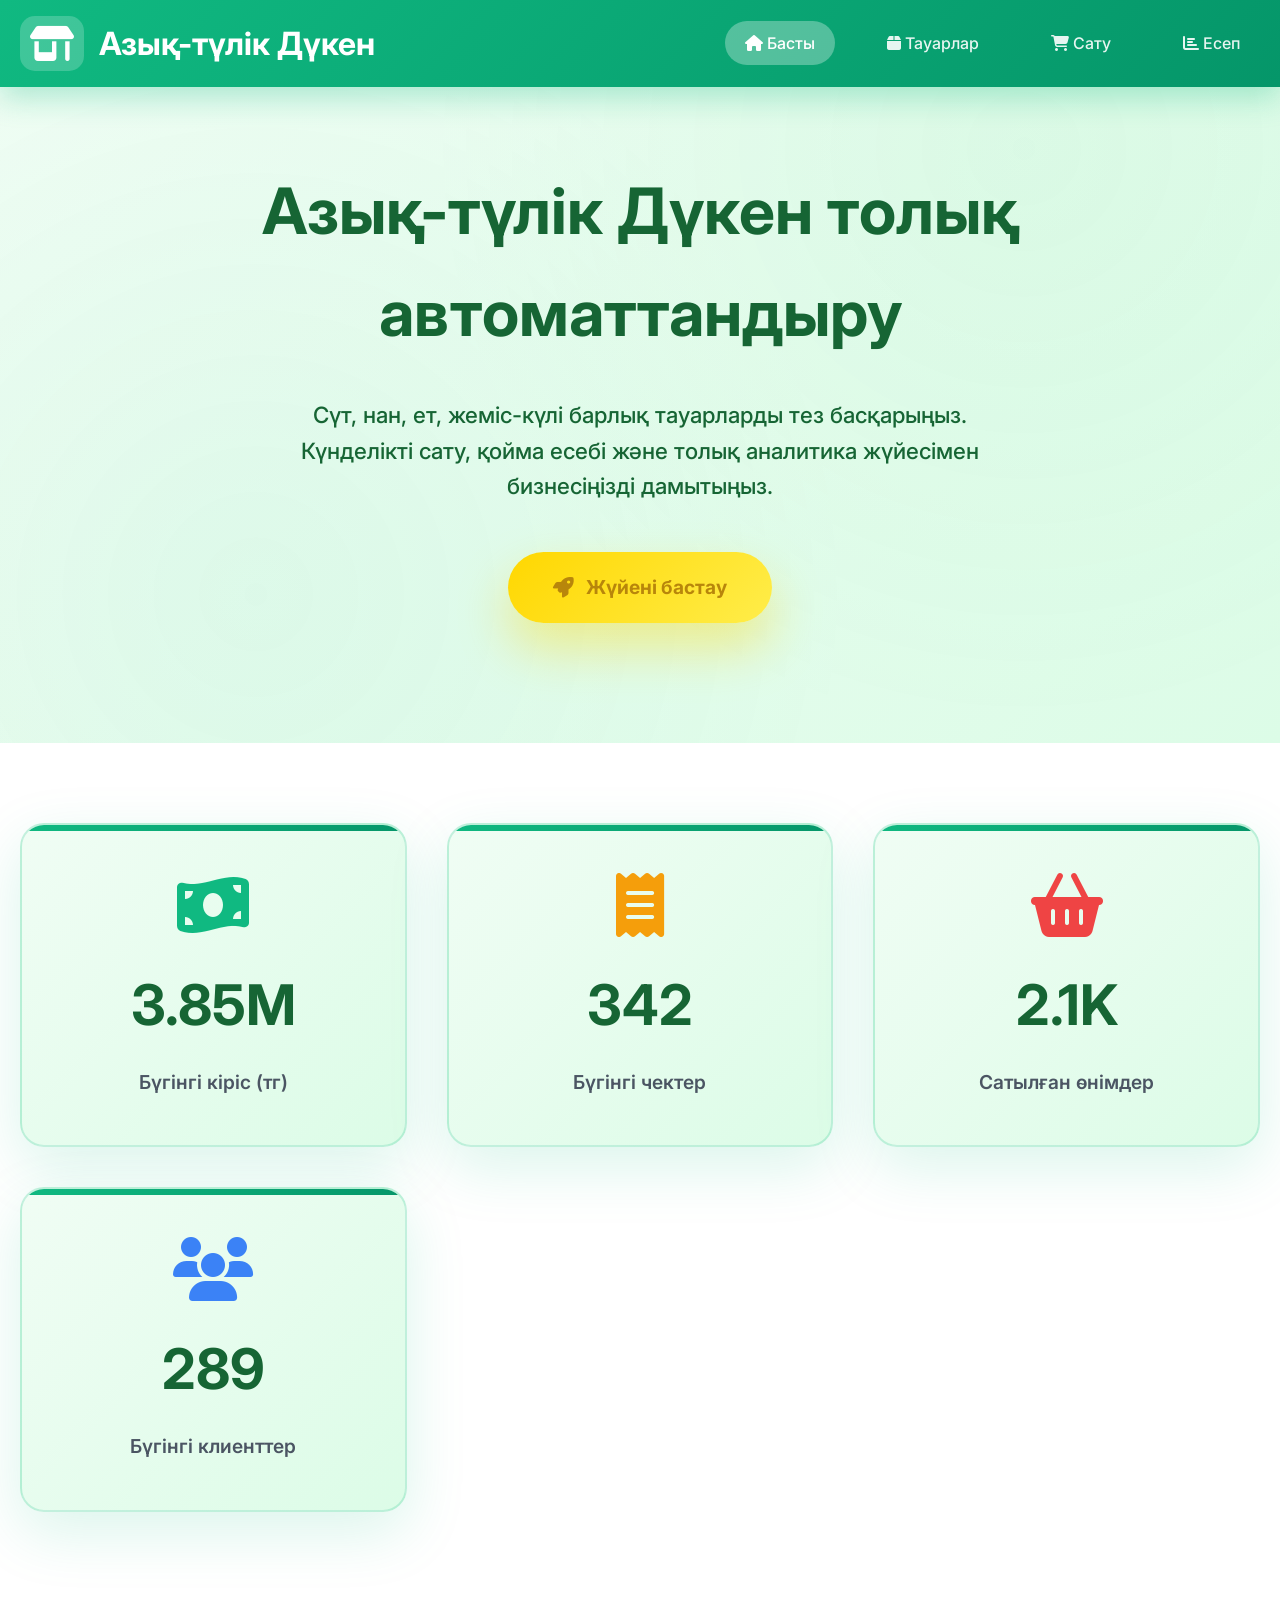
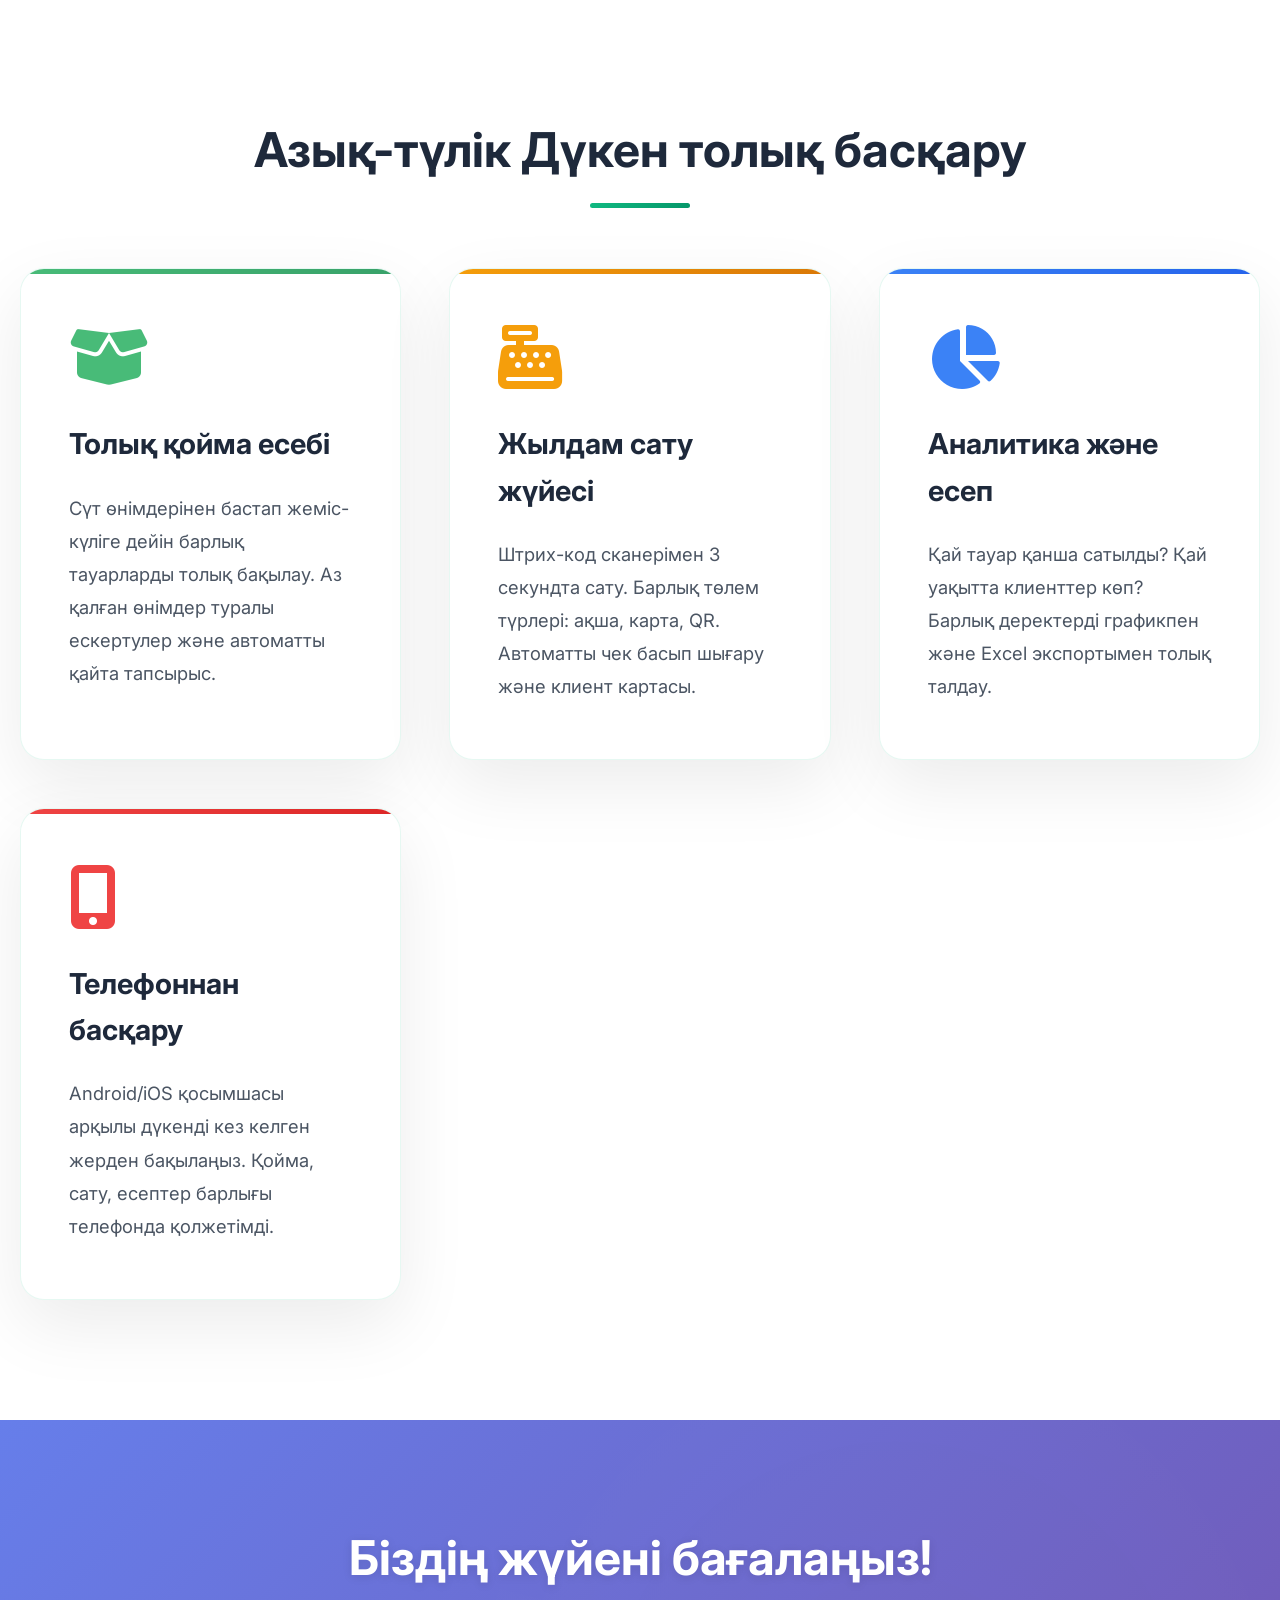
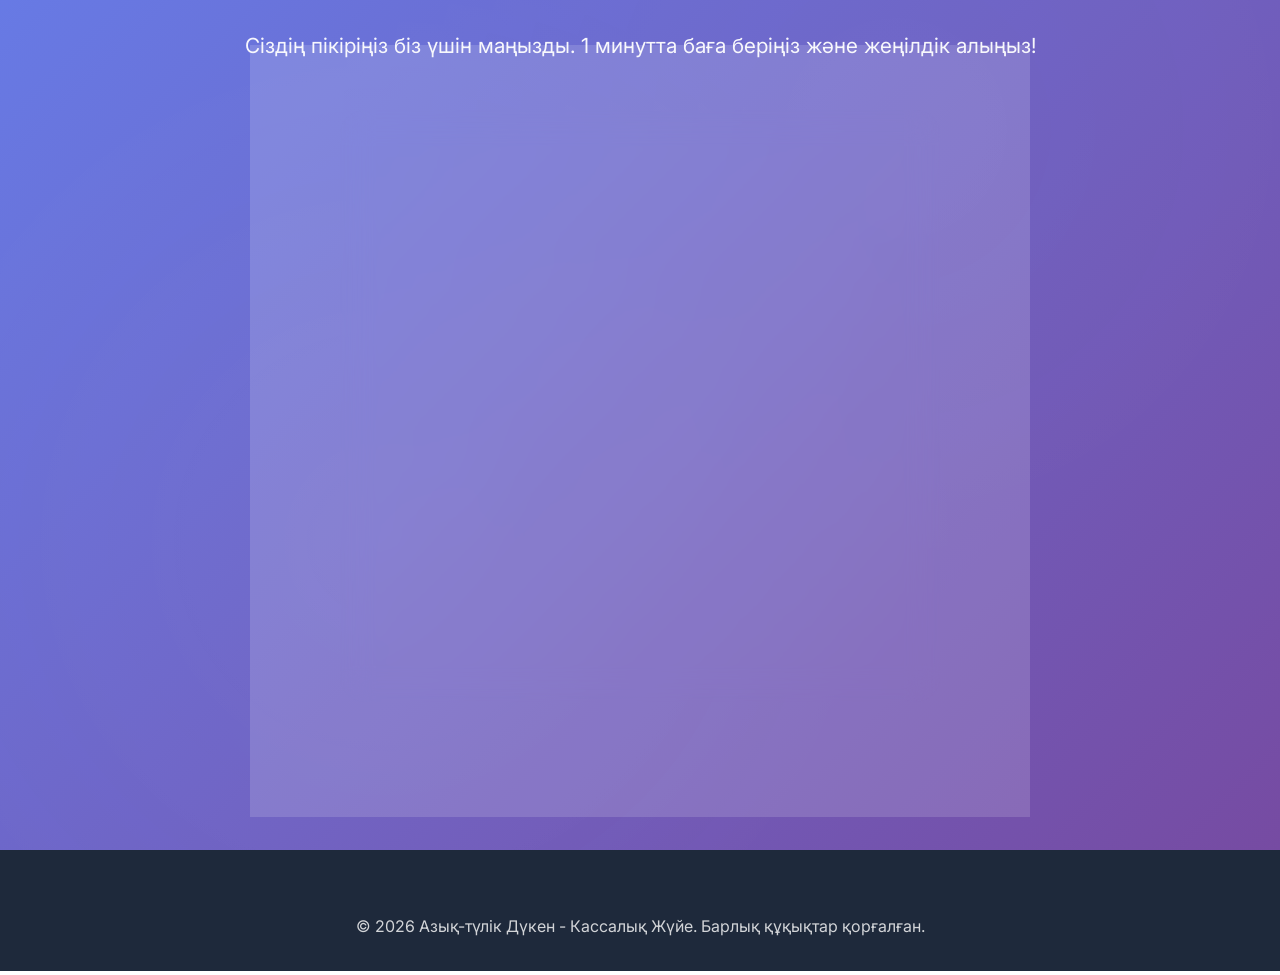
<file: index.html>
<!DOCTYPE html>
<html lang="kk">
<head>
    <meta charset="UTF-8">
    <meta name="viewport" content="width=device-width, initial-scale=1.0">
    <title>Азық-түлік Дүкен - Кассалық Жүйе</title>
    <link href="https://fonts.googleapis.com/css2?family=Poppins:wght@300;400;600;700&family=Inter:wght@300;400;500;600;700&display=swap" rel="stylesheet">
    <link rel="stylesheet" href="https://cdnjs.cloudflare.com/ajax/libs/font-awesome/6.4.0/css/all.min.css">
    <style>
        * {
            margin: 0;
            padding: 0;
            box-sizing: border-box;
        }

        body {
            font-family: 'Inter', 'Poppins', sans-serif;
            line-height: 1.6;
            color: #2d3748;
            overflow-x: hidden;
            background: linear-gradient(135deg, #f8fafc 0%, #e2e8f0 100%);
        }

        .container {
            max-width: 1400px;
            margin: 0 auto;
            padding: 0 20px;
        }

        /* Header */
        header {
            background: linear-gradient(135deg, #10b981 0%, #059669 100%);
            box-shadow: 0 10px 30px rgba(16, 185, 129, 0.3);
            position: fixed;
            width: 100%;
            top: 0;
            z-index: 1000;
            backdrop-filter: blur(10px);
        }

        header .container {
            display: flex;
            justify-content: space-between;
            align-items: center;
            padding: 1rem 20px;
        }

        header h1 {
            color: white;
            font-size: 2rem;
            font-weight: 700;
            display: flex;
            align-items: center;
            gap: 15px;
        }

        header h1 i {
            font-size: 2.2rem;
            background: rgba(255,255,255,0.2);
            padding: 10px;
            border-radius: 15px;
        }

        nav ul {
            display: flex;
            list-style: none;
            gap: 2rem;
        }

        nav a {
            color: rgba(255,255,255,0.9);
            text-decoration: none;
            font-weight: 500;
            transition: all 0.3s ease;
            padding: 12px 20px;
            border-radius: 25px;
        }

        nav a:hover, nav a.active {
            color: white;
            background: rgba(255,255,255,0.3);
            transform: translateY(-2px);
        }

        /* Hero Section */
        .hero {
            padding: 160px 0 120px;
            text-align: center;
            position: relative;
            overflow: hidden;
            background: linear-gradient(135deg, #f0fdf4 0%, #dcfce7 100%);
        }

        .hero::before {
            content: '';
            position: absolute;
            top: 0;
            left: 0;
            right: 0;
            bottom: 0;
            background: 
                radial-gradient(circle at 20% 80%, rgba(16,185,129,0.1) 0%, transparent 50%),
                radial-gradient(circle at 80% 20%, rgba(34,197,94,0.1) 0%, transparent 50%);
            opacity: 0.5;
        }

        .hero .container {
            position: relative;
            z-index: 2;
        }

        .hero h2 {
            font-size: 4rem;
            font-weight: 700;
            color: #166534;
            margin-bottom: 2rem;
            position: relative;
        }

        .hero p {
            font-size: 1.4rem;
            color: #166534;
            margin-bottom: 3rem;
            max-width: 700px;
            margin-left: auto;
            margin-right: auto;
            font-weight: 500;
        }

        /* Stats Cards */
        .stats-section {
            padding: 80px 0;
            background: white;
        }

        .stats-grid {
            display: grid;
            grid-template-columns: repeat(auto-fit, minmax(320px, 1fr));
            gap: 2.5rem;
        }

        .stat-card {
            background: linear-gradient(135deg, #f0fdf4 0%, #dcfce7 100%);
            padding: 3rem 2.5rem;
            border-radius: 24px;
            text-align: center;
            box-shadow: 0 20px 60px rgba(16,185,129,0.15);
            border: 2px solid rgba(16,185,129,0.2);
            transition: all 0.4s ease;
            position: relative;
            overflow: hidden;
        }

        .stat-card::before {
            content: '';
            position: absolute;
            top: 0;
            left: 0;
            right: 0;
            height: 6px;
            background: linear-gradient(135deg, #10b981, #059669);
        }

        .stat-card:hover {
            transform: translateY(-15px);
            box-shadow: 0 35px 80px rgba(16,185,129,0.25);
        }

        .stat-icon {
            font-size: 4rem;
            margin-bottom: 1.5rem;
            display: block;
        }

        .stat-card:nth-child(1) .stat-icon { color: #10b981; }
        .stat-card:nth-child(2) .stat-icon { color: #f59e0b; }
        .stat-card:nth-child(3) .stat-icon { color: #ef4444; }
        .stat-card:nth-child(4) .stat-icon { color: #3b82f6; }

        .stat-value {
            font-size: 3.5rem;
            font-weight: 700;
            color: #166534;
            margin-bottom: 1rem;
        }

        .stat-label {
            color: #4b5563;
            font-size: 1.2rem;
            font-weight: 600;
        }

        /* Features */
        .features {
            padding: 120px 0;
            background: white;
        }

        .features h3 {
            text-align: center;
            font-size: 3rem;
            font-weight: 700;
            color: #1e293b;
            margin-bottom: 5rem;
            position: relative;
        }

        .features h3::after {
            content: '';
            position: absolute;
            bottom: -20px;
            left: 50%;
            transform: translateX(-50%);
            width: 100px;
            height: 5px;
            background: linear-gradient(135deg, #10b981, #059669);
            border-radius: 3px;
        }

        .cards {
            display: grid;
            grid-template-columns: repeat(auto-fit, minmax(380px, 1fr));
            gap: 3rem;
        }

        .card {
            background: white;
            padding: 3.5rem 3rem;
            border-radius: 24px;
            box-shadow: 0 25px 70px rgba(0,0,0,0.08);
            border: 1px solid rgba(16,185,129,0.1);
            transition: all 0.4s ease;
            position: relative;
            overflow: hidden;
            height: 100%;
        }

        .card::before {
            content: '';
            position: absolute;
            top: 0;
            left: 0;
            right: 0;
            height: 5px;
            background: linear-gradient(135deg, #10b981, #059669);
        }

        .card:nth-child(1)::before { background: linear-gradient(135deg, #48bb78, #38a169); }
        .card:nth-child(2)::before { background: linear-gradient(135deg, #f59e0b, #d97706); }
        .card:nth-child(3)::before { background: linear-gradient(135deg, #3b82f6, #2563eb); }
        .card:nth-child(4)::before { background: linear-gradient(135deg, #ef4444, #dc2626); }

        .card:hover {
            transform: translateY(-20px);
            box-shadow: 0 40px 90px rgba(0,0,0,0.15);
        }

        .card i {
            font-size: 4rem;
            margin-bottom: 2rem;
            display: block;
        }

        .card:nth-child(1) i { color: #48bb78; }
        .card:nth-child(2) i { color: #f59e0b; }
        .card:nth-child(3) i { color: #3b82f6; }
        .card:nth-child(4) i { color: #ef4444; }

        .card h4 {
            font-size: 1.8rem;
            font-weight: 700;
            color: #1e293b;
            margin-bottom: 1.5rem;
        }

        .card p {
            color: #4b5563;
            font-size: 1.15rem;
            line-height: 1.8;
        }

        /* Жаңа CTA Section - Бағалау формасы */
        .cta {
            padding: 100px 0;
            background: linear-gradient(135deg, #667eea 0%, #764ba2 100%);
            color: white;
            text-align: center;
            position: relative;
            overflow: hidden;
        }

        .cta::before {
            content: '';
            position: absolute;
            top: 0;
            left: 0;
            right: 0;
            bottom: 0;
            background: 
                radial-gradient(circle at 30% 70%, rgba(255,255,255,0.1) 0%, transparent 50%),
                radial-gradient(circle at 70% 30%, rgba(255,255,255,0.05) 0%, transparent 50%);
            opacity: 0.3;
        }

        .cta .container {
            position: relative;
            z-index: 2;
        }

        .cta h3 {
            font-size: 3rem;
            font-weight: 700;
            margin-bottom: 2rem;
            text-shadow: 0 2px 10px rgba(0,0,0,0.1);
        }

        .cta p {
            font-size: 1.3rem;
            margin-bottom: 3rem;
            opacity: 0.95;
        }

        /* Бағалау формасы */
        .pricing-form {
            background: rgba(255,255,255,0.15);
            backdrop-filter: blur(15px);
            border-radius: 25px;
            padding: 3rem;
            max-width: 600px;
            margin: 0 auto 3rem;
            border: 1px solid rgba(255,255,255,0.2);
            box-shadow: 0 25px 60px rgba(0,0,0,0.2);
        }

        .form-group {
            margin-bottom: 2rem;
            text-align: left;
        }

        .form-group label {
            display: block;
            font-size: 1.1rem;
            font-weight: 600;
            margin-bottom: 0.8rem;
            color: #f8fafc;
        }

        .form-group input,
        .form-group select,
        .form-group textarea {
            width: 100%;
            padding: 15px 20px;
            border: none;
            border-radius: 15px;
            background: rgba(255,255,255,0.9);
            font-size: 1rem;
            font-weight: 500;
            transition: all 0.3s ease;
            box-shadow: 0 5px 20px rgba(0,0,0,0.1);
        }

        .form-group input:focus,
        .form-group select:focus,
        .form-group textarea:focus {
            outline: none;
            background: white;
            transform: translateY(-2px);
            box-shadow: 0 10px 30px rgba(0,0,0,0.15);
        }

        .form-row {
            display: grid;
            grid-template-columns: 1fr 1fr;
            gap: 1.5rem;
        }

        .rating-group {
            display: flex;
            gap: 0.5rem;
            justify-content: center;
            margin: 1rem 0;
        }

        .rating-star {
            font-size: 2rem;
            color: #fbbf24;
            cursor: pointer;
            transition: all 0.2s ease;
        }

        .rating-star:hover,
        .rating-star.active {
            color: #f59e0b;
            transform: scale(1.2);
        }

        .btn {
            display: inline-flex;
            align-items: center;
            gap: 12px;
            background: linear-gradient(135deg, #ffd700, #ffed4a);
            color: #b8860b;
            padding: 20px 45px;
            font-size: 1.2rem;
            font-weight: 700;
            text-decoration: none;
            border-radius: 50px;
            box-shadow: 0 25px 50px rgba(255,215,0,0.4);
            transition: all 0.3s ease;
            position: relative;
            overflow: hidden;
            border: none;
            cursor: pointer;
        }

        .btn:hover {
            transform: translateY(-5px);
            box-shadow: 0 35px 60px rgba(255,215,0,0.5);
            color: #b8860b;
        }

        .btn i {
            font-size: 1.3rem;
        }

        /* Footer */
        footer {
            background: #1e293b;
            color: white;
            text-align: center;
            padding: 4rem 0 2rem;
        }

        footer p {
            opacity: 0.8;
            font-size: 1rem;
        }

        /* Responsive */
        @media (max-width: 768px) {
            header .container {
                flex-direction: column;
                gap: 1.5rem;
                padding: 1rem;
            }

            nav ul {
                gap: 1rem;
                flex-wrap: wrap;
                justify-content: center;
            }

            .hero h2 {
                font-size: 2.8rem;
            }

            .hero p {
                font-size: 1.2rem;
            }

            .stats-grid, .cards {
                grid-template-columns: 1fr;
                gap: 2rem;
            }

            .features, .cta {
                padding: 80px 0;
            }

            .form-row {
                grid-template-columns: 1fr;
            }

            .pricing-form {
                padding: 2rem;
                margin: 0 1rem 2rem;
            }
        }

        /* Animations */
        @keyframes fadeInUp {
            from {
                opacity: 0;
                transform: translateY(40px);
            }
            to {
                opacity: 1;
                transform: translateY(0);
            }
        }

        .stat-card, .card, .pricing-form {
            animation: fadeInUp 0.7s ease forwards;
            opacity: 0;
        }

        .stat-card:nth-child(1), .card:nth-child(1) { animation-delay: 0.1s; }
        .stat-card:nth-child(2), .card:nth-child(2) { animation-delay: 0.2s; }
        .stat-card:nth-child(3), .card:nth-child(3) { animation-delay: 0.3s; }
        .stat-card:nth-child(4), .card:nth-child(4) { animation-delay: 0.4s; }
        .pricing-form { animation-delay: 0.5s; }
    </style>
</head>
<body>
    <header>
        <div class="container">
            <h1><i class="fas fa-store-alt"></i>Азық-түлік Дүкен</h1>
            <nav>
                <ul>
                    <li><a href="index.html" class="active"><i class="fas fa-home"></i> Басты</a></li>
                    <li><a href="products.html"><i class="fas fa-box"></i> Тауарлар</a></li>
                    <li><a href="sales.html"><i class="fas fa-shopping-cart"></i> Сату</a></li>
                    <li><a href="report.html"><i class="fas fa-chart-bar"></i> Есеп</a></li>
                </ul>
            </nav>
        </div>
    </header>

    <section class="hero">
        <div class="container">
            <h2>Азық-түлік Дүкен толық автоматтандыру</h2>
            <p>Сүт, нан, ет, жеміс-күлі барлық тауарларды тез басқарыңыз. Күнделікті сату, қойма есебі және толық аналитика жүйесімен бизнесіңізді дамытыңыз.</p>
            <a href="products.html" class="btn">
                <i class="fas fa-rocket"></i>
                Жүйені бастау
            </a>
        </div>
    </section>

    <!-- Статистика бөлімі -->
    <section class="stats-section">
        <div class="container">
            <div class="stats-grid">
                <div class="stat-card">
                    <i class="fas fa-money-bill-wave stat-icon"></i>
                    <div class="stat-value">3.85M</div>
                    <div class="stat-label">Бүгінгі кіріс (тг)</div>
                </div>
                <div class="stat-card">
                    <i class="fas fa-receipt stat-icon"></i>
                    <div class="stat-value">342</div>
                    <div class="stat-label">Бүгінгі чектер</div>
                </div>
                <div class="stat-card">
                    <i class="fas fa-shopping-basket stat-icon"></i>
                    <div class="stat-value">2.1K</div>
                    <div class="stat-label">Сатылған өнімдер</div>
                </div>
                <div class="stat-card">
                    <i class="fas fa-users stat-icon"></i>
                    <div class="stat-value">289</div>
                    <div class="stat-label">Бүгінгі клиенттер</div>
                </div>
            </div>
        </div>
    </section>

    <section class="features">
        <div class="container">
            <h3>Азық-түлік Дүкен толық басқару</h3>
            <div class="cards">
                <div class="card">
                    <i class="fas fa-box-open"></i>
                    <h4>Толық қойма есебі</h4>
                    <p>Сүт өнімдерінен бастап жеміс-күліге дейін барлық тауарларды толық бақылау. Аз қалған өнімдер туралы ескертулер және автоматты қайта тапсырыс.</p>
                </div>
                <div class="card">
                    <i class="fas fa-cash-register"></i>
                    <h4>Жылдам сату жүйесі</h4>
                    <p>Штрих-код сканерімен 3 секундта сату. Барлық төлем түрлері: ақша, карта, QR. Автоматты чек басып шығару және клиент картасы.</p>
                </div>
                <div class="card">
                    <i class="fas fa-chart-pie"></i>
                    <h4>Аналитика және есеп</h4>
                    <p>Қай тауар қанша сатылды? Қай уақытта клиенттер көп? Барлық деректерді графикпен және Excel экспортымен толық талдау.</p>
                </div>
                <div class="card">
                    <i class="fas fa-mobile-alt"></i>
                    <h4>Телефоннан басқару</h4>
                    <p>Android/iOS қосымшасы арқылы дүкенді кез келген жерден бақылаңыз. Қойма, сату, есептер барлығы телефонда қолжетімді.</p>
                </div>
            </div>
        </div>
    </section>

    <!-- Жаңа Бағалау CTA Section -->
    <section class="cta">
        <div class="container">
            <h3>Біздің жүйені бағалаңыз!</h3>
            <p>Сіздің пікіріңіз біз үшін маңызды. 1 минутта баға беріңіз және жеңілдік алыңыз!</p>
            
            <div class="pricing-form">
                <form>
                    <div class="form-row">
                        <div class="form-group">
                            <label>Атыңыз</label>
                            <input type="text" placeholder="Аты-жөніңізді енгізіңіз" required>
                        </div>
                        <div class="form-group">
                            <label>Телефон</label>
                            <input type="tel" placeholder="+7 (XXX) XXX-XX-XX" required>
                        </div>
                    </div>
                    
                    <div class="form-group">
                        <label>Жүйені бағаңыз (1-5)</label>
                        <div class="rating-group">
                            <span class="rating-star" data-rating="1">★</span>
                            <span class="rating-star" data-rating="2">★</span>
                            <span class="rating-star" data-rating="3">★</span>
                            <span class="rating-star" data-rating="4">★</span>
                            <span class="rating-star" data-rating="5">★</span>
                        </div>
                    </div>
                    
                    <div class="form-group">
                        <label>Пікіріңіз</label>
                        <textarea rows="4" placeholder="Не ұнады? Не жақсартсақ болады?"></textarea>
                    </div>
                    
                    <button type="submit" class="btn">
                        <i class="fas fa-star"></i>
                        Бағалау және жеңілдік алу
                    </button>
                </form>
            </div>
        </div>
    </section>

    <footer>
        <div class="container">
            <p>©️ 2026 Азық-түлік Дүкен - Кассалық Жүйе. Барлық құқықтар қорғалған.</p>
        </div>
    </footer>

    <script>
        // Жұлдызша рейтинг функционалдығы
        document.querySelectorAll('.rating-star').forEach(star => {
            star.addEventListener('click', function() {
                const rating = this.dataset.rating;
                const stars = document.querySelectorAll('.rating-star');
                
                stars.forEach((s, index) => {
                    if (index < rating) {
                        s.classList.add('active');
                    } else {
                        s.classList.remove('active');
                    }
                });
            });
        });

        // Hover эффекті
        document.querySelectorAll('.rating-star').forEach(star => {
            star.addEventListener('mouseenter', function() {
                const rating = this.dataset.rating;
                const stars = document.querySelectorAll('.rating-star');
                
                stars.forEach((s, index) => {
                    if (index < rating) {
                        s.style.color = '#f59e0b';
                        s.style.transform = 'scale(1.2)';
                    }
                });
            });

            document.addEventListener('mouseleave', function() {
                const activeStars = document.querySelectorAll('.rating-star.active');
                document.querySelectorAll('.rating-star').forEach(star => {
                    star.style.color = '#fbbf24';
                    star.style.transform = 'scale(1)';
                });
            });
        });
    </script>
</body>
</html>
</file>
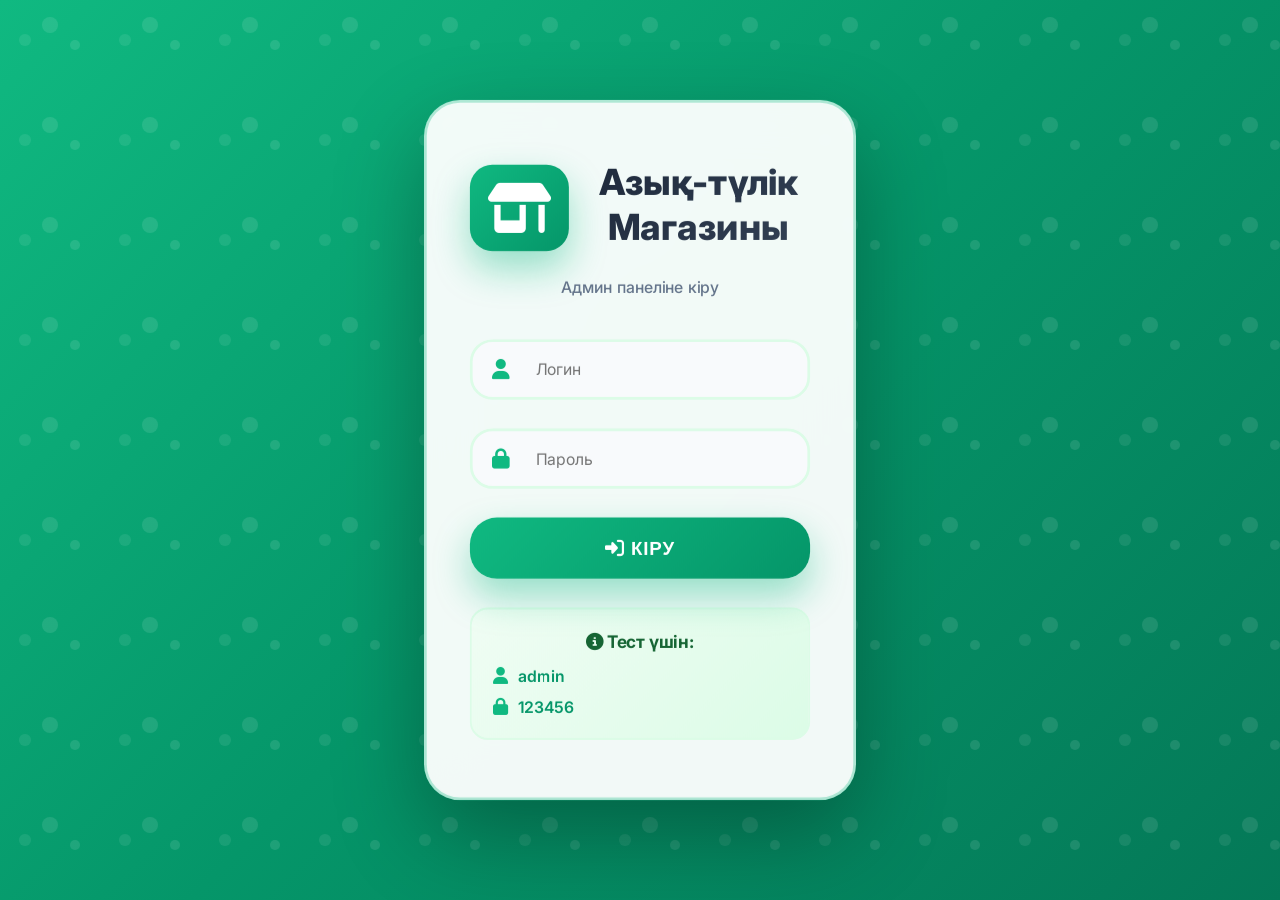
<file: login.html>
<!DOCTYPE html>
<html lang="kk">
<head>
    <meta charset="UTF-8">
    <meta name="viewport" content="width=device-width, initial-scale=1.0">
    <title>Кіру | Азық-түлік Магазины</title>
    <link href="https://fonts.googleapis.com/css2?family=Poppins:wght@300;400;600;700&family=Inter:wght@300;400;500;600;700&display=swap" rel="stylesheet">
    <link rel="stylesheet" href="https://cdnjs.cloudflare.com/ajax/libs/font-awesome/6.4.0/css/all.min.css">
    <style>
        * {
            margin: 0;
            padding: 0;
            box-sizing: border-box;
        }

        body {
            font-family: 'Inter', 'Poppins', sans-serif;
            background: linear-gradient(135deg, #10b981 0%, #059669 50%, #047857 100%);
            min-height: 100vh;
            display: flex;
            align-items: center;
            justify-content: center;
            position: relative;
            overflow: hidden;
        }

        body::before {
            content: '';
            position: absolute;
            top: 0;
            left: 0;
            right: 0;
            bottom: 0;
            background: url('[data-uri]') repeat;
            animation: floatFood 20s linear infinite;
            z-index: 1;
        }

        @keyframes floatFood {
            0%, 100% { transform: translateY(0px); }
            50% { transform: translateY(-20px); }
        }

        .login-container {
            background: rgba(255, 255, 255, 0.95);
            backdrop-filter: blur(30px);
            padding: 4rem 3rem;
            border-radius: 40px;
            box-shadow: 0 40px 100px rgba(0,0,0,0.3);
            border: 3px solid rgba(16, 185, 129, 0.3);
            width: 100%;
            max-width: 480px;
            position: relative;
            z-index: 10;
            animation: slideIn 0.8s ease-out;
            transform: scale(0.9);
        }

        @keyframes slideIn {
            from { opacity: 0; transform: translateY(50px) scale(0.9); }
            to { opacity: 1; transform: translateY(0) scale(1); }
        }

        .login-header {
            text-align: center;
            margin-bottom: 3rem;
        }

        .login-logo {
            display: flex;
            align-items: center;
            justify-content: center;
            gap: 20px;
            margin-bottom: 1.5rem;
        }

        .login-logo i {
            font-size: 3.5rem;
            background: linear-gradient(135deg, #10b981, #059669);
            padding: 20px;
            border-radius: 25px;
            color: white;
            box-shadow: 0 20px 40px rgba(16, 185, 129, 0.4);
        }

        .login-title {
            font-size: 2.5rem;
            font-weight: 800;
            background: linear-gradient(135deg, #1e293b, #334155);
            -webkit-background-clip: text;
            -webkit-text-fill-color: transparent;
            background-clip: text;
            margin-bottom: 0.5rem;
        }

        .login-subtitle {
            color: #64748b;
            font-size: 1.1rem;
            font-weight: 500;
        }

        .form-group {
            position: relative;
            margin-bottom: 2rem;
        }

        .form-input {
            width: 100%;
            padding: 20px 25px 20px 70px;
            border: 3px solid #dcfce7;
            border-radius: 25px;
            font-size: 1.1rem;
            background: #f8fafc;
            transition: all 0.4s ease;
            font-family: 'Inter', sans-serif;
        }

        .form-input:focus {
            outline: none;
            border-color: #10b981;
            box-shadow: 0 0 0 5px rgba(16, 185, 129, 0.15);
            background: white;
            transform: translateY(-3px);
        }

        .form-icon {
            position: absolute;
            left: 25px;
            top: 50%;
            transform: translateY(-50%);
            color: #10b981;
            font-size: 1.4rem;
            z-index: 2;
        }

        .login-btn {
            width: 100%;
            padding: 22px;
            background: linear-gradient(135deg, #10b981 0%, #059669 100%);
            color: white;
            border: none;
            border-radius: 30px;
            font-size: 1.3rem;
            font-weight: 700;
            cursor: pointer;
            transition: all 0.4s ease;
            box-shadow: 0 20px 40px rgba(16, 185, 129, 0.4);
            position: relative;
            overflow: hidden;
            text-transform: uppercase;
            letter-spacing: 1px;
        }

        .login-btn::before {
            content: '';
            position: absolute;
            top: 0;
            left: -100%;
            width: 100%;
            height: 100%;
            background: linear-gradient(90deg, transparent, rgba(255,255,255,0.3), transparent);
            transition: left 0.6s;
        }

        .login-btn:hover::before {
            left: 100%;
        }

        .login-btn:hover {
            transform: translateY(-8px) scale(1.05);
            box-shadow: 0 30px 60px rgba(16, 185, 129, 0.6);
        }

        .login-btn:active {
            transform: translateY(-4px) scale(1.02);
        }

        .demo-info {
            text-align: center;
            margin-top: 2rem;
            padding: 1.5rem;
            background: linear-gradient(135deg, #f0fdf4, #dcfce7);
            border-radius: 20px;
            border: 2px solid #dcfce7;
        }

        .demo-info h4 {
            color: #166534;
            font-size: 1.2rem;
            margin-bottom: 1rem;
            font-weight: 700;
        }

        .demo-credentials {
            display: flex;
            flex-direction: column;
            gap: 0.8rem;
            font-size: 1.1rem;
        }

        .demo-item {
            display: flex;
            align-items: center;
            gap: 10px;
            color: #059669;
            font-weight: 600;
        }

        .demo-item i {
            color: #10b981;
            font-size: 1.2rem;
        }

        .error-message {
            background: linear-gradient(135deg, #fef2f2, #fee2e2);
            color: #dc2626;
            padding: 1rem 1.5rem;
            border-radius: 15px;
            border-left: 5px solid #ef4444;
            margin-bottom: 1.5rem;
            display: none;
            animation: shake 0.5s ease-in-out;
        }

        @keyframes shake {
            0%, 100% { transform: translateX(0); }
            25% { transform: translateX(-10px); }
            75% { transform: translateX(10px); }
        }

        .success-overlay {
            position: fixed;
            top: 0;
            left: 0;
            right: 0;
            bottom: 0;
            background: rgba(16, 185, 129, 0.95);
            backdrop-filter: blur(20px);
            display: none;
            align-items: center;
            justify-content: center;
            z-index: 10000;
            flex-direction: column;
            text-align: center;
            color: white;
            animation: fadeIn 0.5s ease;
        }

        @keyframes fadeIn {
            from { opacity: 0; }
            to { opacity: 1; }
        }

        .success-content {
            background: rgba(255,255,255,0.2);
            backdrop-filter: blur(20px);
            padding: 4rem 3rem;
            border-radius: 30px;
            border: 2px solid rgba(255,255,255,0.3);
            transform: scale(0.8);
            animation: successPop 0.6s ease forwards;
        }

        @keyframes successPop {
            to { transform: scale(1); }
        }

        .success-icon {
            font-size: 6rem;
            margin-bottom: 2rem;
            filter: drop-shadow(0 10px 20px rgba(0,0,0,0.3));
        }

        .success-title {
            font-size: 2.8rem;
            font-weight: 800;
            margin-bottom: 1rem;
            text-shadow: 0 4px 20px rgba(0,0,0,0.3);
        }

        .success-text {
            font-size: 1.3rem;
            margin-bottom: 3rem;
        }

        .go-to-shop {
            background: white;
            color: #10b981;
            padding: 18px 40px;
            border: none;
            border-radius: 30px;
            font-size: 1.2rem;
            font-weight: 700;
            cursor: pointer;
            transition: all 0.3s ease;
            text-decoration: none;
            box-shadow: 0 15px 35px rgba(0,0,0,0.2);
        }

        .go-to-shop:hover {
            transform: translateY(-5px) scale(1.05);
            box-shadow: 0 25px 50px rgba(0,0,0,0.3);
        }

        @media (max-width: 480px) {
            .login-container {
                margin: 1rem;
                padding: 2.5rem 2rem;
            }
            
            .login-title {
                font-size: 2rem;
            }
            
            .login-logo i {
                font-size: 2.8rem;
            }
        }
    </style>
</head>
<body>
    <!-- Сәтті кіру экраны -->
    <div class="success-overlay" id="successOverlay">
        <div class="success-content">
            <div class="success-icon">
                <i class="fas fa-check-circle"></i>
            </div>
            <div class="success-title">Сәтті кіру! ✅</div>
            <div class="success-text">Дамуыңызға қош келдіңіз, администратор!</div>
            <a href="products.html" class="go-to-shop">
                <i class="fas fa-store"></i> Тауарларға өту
            </a>
        </div>
    </div>

    <!-- Негізгі логин формасы -->
    <div class="login-container">
        <div class="error-message" id="errorMessage">
            <i class="fas fa-exclamation-triangle"></i>
            Логин немесе пароль қате!
        </div>
        
        <div class="login-header">
            <div class="login-logo">
                <i class="fas fa-store-alt"></i>
                <h1 class="login-title">Азық-түлік Магазины</h1>
            </div>
            <p class="login-subtitle">Админ панеліне кіру</p>
        </div>

        <form id="loginForm">
            <div class="form-group">
                <i class="fas fa-user form-icon"></i>
                <input type="text" class="form-input" id="username" placeholder="Логин" required>
            </div>
            
            <div class="form-group">
                <i class="fas fa-lock form-icon"></i>
                <input type="password" class="form-input" id="password" placeholder="Пароль" required>
            </div>
            
            <button type="submit" class="login-btn">
                <i class="fas fa-sign-in-alt"></i>
                Кіру
            </button>
        </form>

        <!-- Демо мәліметтері -->
        <div class="demo-info">
            <h4><i class="fas fa-info-circle"></i> Тест үшін:</h4>
            <div class="demo-credentials">
                <div class="demo-item">
                    <i class="fas fa-user"></i>
                    <span>admin</span>
                </div>
                <div class="demo-item">
                    <i class="fas fa-lock"></i>
                    <span>123456</span>
                </div>
            </div>
        </div>
    </div>

    <script>
        document.getElementById('loginForm').addEventListener('submit', function(e) {
            e.preventDefault();
            
            const username = document.getElementById('username').value;
            const password = document.getElementById('password').value;
            const errorMessage = document.getElementById('errorMessage');
            const successOverlay = document.getElementById('successOverlay');
            
            // Демо логиндер
            const validLogins = {
                'admin': '123456',
                'Админ': 'admin123',
                'manager': 'manager2026'
            };
            
            if (validLogins[username] && validLogins[username] === password) {
                // Сәтті кіру
                document.body.style.overflow = 'hidden';
                successOverlay.style.display = 'flex';
                
                // 3 секундтан кейін products.html-ге бағыттау
                setTimeout(() => {
                    window.location.href = 'products.html';
                }, 2500);
                
            } else {
                // Қате логин
                errorMessage.style.display = 'block';
                setTimeout(() => {
                    errorMessage.style.display = 'none';
                }, 4000);
                
                // Шығарылған тербеліспен
                document.getElementById('loginForm').style.animation = 'shake 0.5s ease-in-out';
                setTimeout(() => {
                    document.getElementById('loginForm').style.animation = '';
                }, 500);
            }
        });

        // Enter басқанда кіру
        document.addEventListener('keypress', function(e) {
            if (e.key === 'Enter') {
                document.getElementById('loginForm').dispatchEvent(new Event('submit'));
            }
        });

        // Input фокус кезінде қате жасыру
        document.querySelectorAll('.form-input').forEach(input => {
            input.addEventListener('focus', () => {
                document.getElementById('errorMessage').style.display = 'none';
            });
        });
    </script>
</body>
</html>
</file>
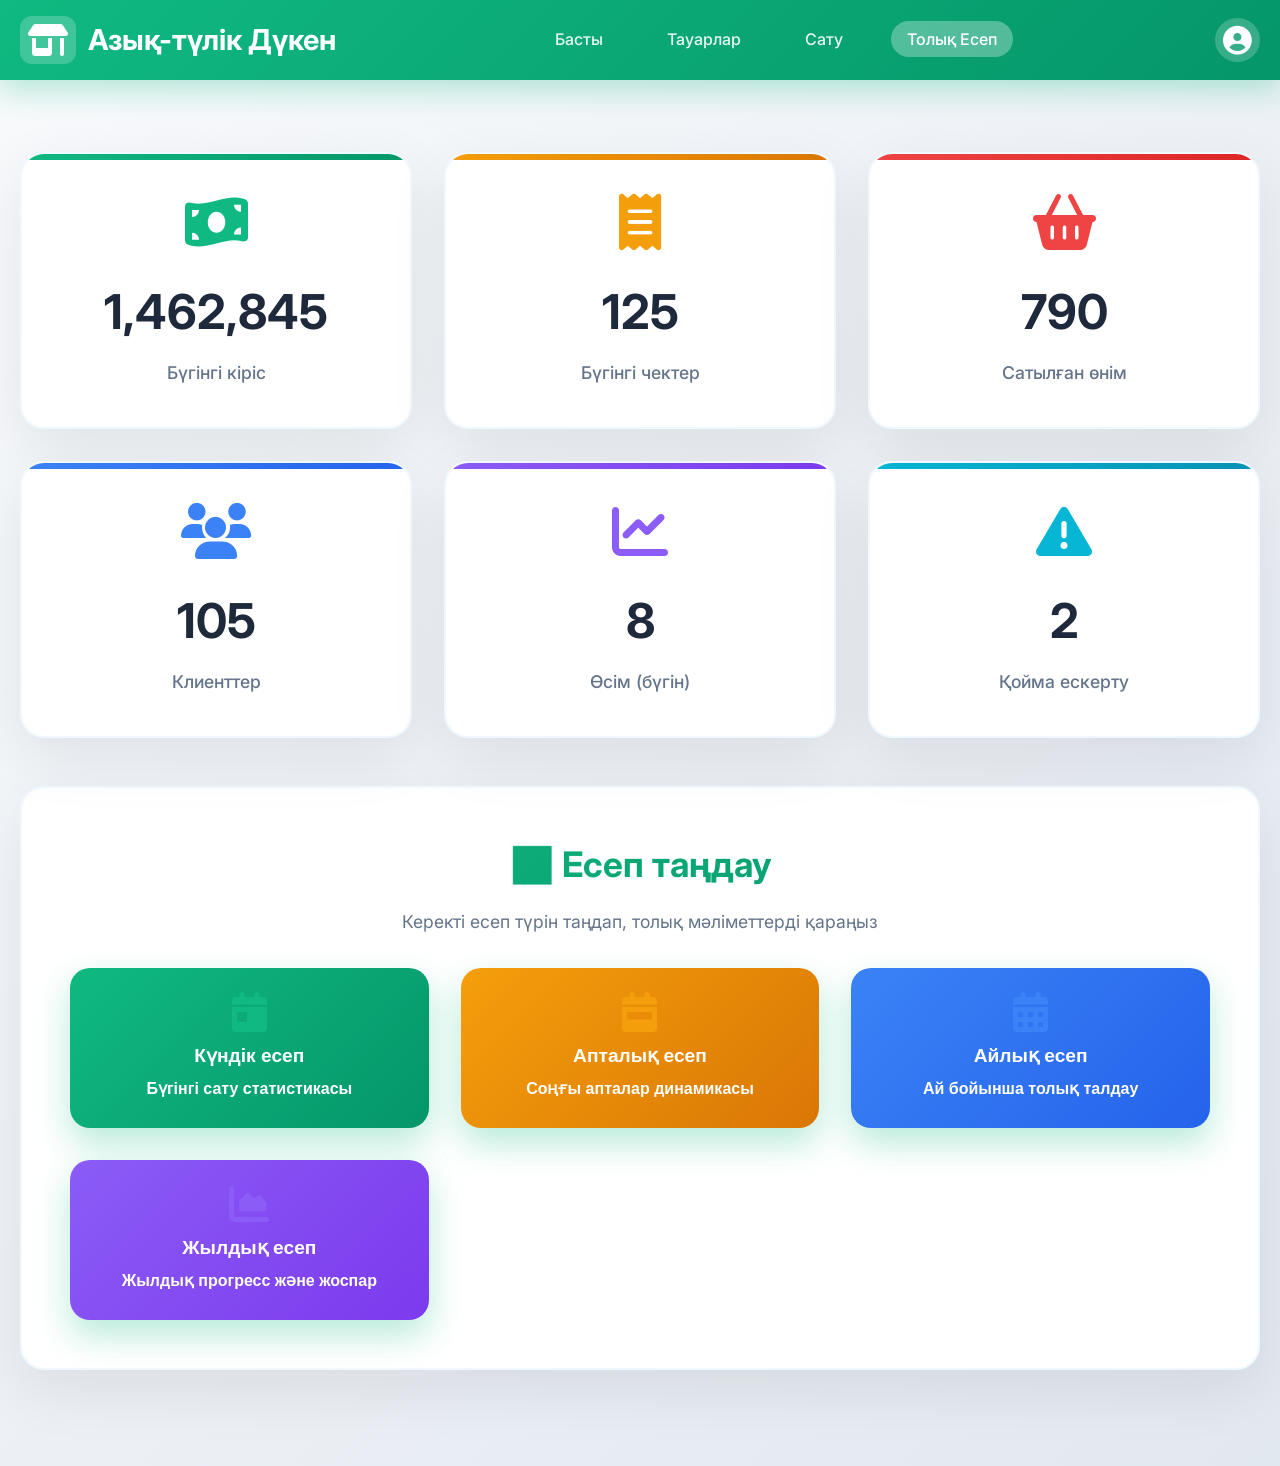
<file: report.html>
<!DOCTYPE html>
<html lang="kk">
<head>
    <meta charset="UTF-8">
    <meta name="viewport" content="width=device-width, initial-scale=1.0">
    <title>Толық Есеп | Азық-түлік ДҮКЕН - Кассалық Жүйе</title>
    <link href="https://fonts.googleapis.com/css2?family=Poppins:wght@300;400;600;700&family=Inter:wght@300;400;500;600;700&display=swap" rel="stylesheet">
    <link rel="stylesheet" href="https://cdnjs.cloudflare.com/ajax/libs/font-awesome/6.4.0/css/all.min.css">
    <style>
        /* Барлық стильдер сақталды - өзгертпедім */
        * {
            margin: 0;
            padding: 0;
            box-sizing: border-box;
        }

        body {
            font-family: 'Inter', 'Poppins', sans-serif;
            line-height: 1.6;
            color: #2d3748;
            background: linear-gradient(135deg, #f8fafc 0%, #e2e8f0 100%);
            overflow-x: hidden;
        }

        .container {
            max-width: 1400px;
            margin: 0 auto;
            padding: 0 20px;
        }

        header {
            background: linear-gradient(135deg, #10b981 0%, #059669 100%);
            box-shadow: 0 10px 30px rgba(16, 185, 129, 0.3);
            position: fixed;
            width: 100%;
            top: 0;
            z-index: 1000;
            backdrop-filter: blur(10px);
        }

        header .container {
            display: flex;
            justify-content: space-between;
            align-items: center;
            padding: 1rem 20px;
        }

        header h1 {
            color: white;
            font-size: 1.8rem;
            font-weight: 700;
            display: flex;
            align-items: center;
            gap: 12px;
        }

        header h1 i {
            font-size: 2rem;
            background: rgba(255,255,255,0.2);
            padding: 8px;
            border-radius: 12px;
        }

        nav ul {
            display: flex;
            list-style: none;
            gap: 2rem;
        }

        nav a {
            color: rgba(255,255,255,0.9);
            text-decoration: none;
            font-weight: 500;
            transition: all 0.3s ease;
            padding: 8px 16px;
            border-radius: 25px;
        }

        nav a:hover, nav a.active {
            color: white;
            background: rgba(255,255,255,0.3);
            transform: translateY(-2px);
        }

        .user-profile {
            position: relative;
            cursor: pointer;
        }

        .user-profile i {
            font-size: 1.8rem;
            color: white;
            padding: 8px;
            border-radius: 50%;
            background: rgba(255,255,255,0.2);
        }

        .main-content {
            margin-top: 120px;
            padding: 2rem 0 4rem;
        }

        .stats-grid {
            display: grid;
            grid-template-columns: repeat(auto-fit, minmax(300px, 1fr));
            gap: 2rem;
            margin-bottom: 3rem;
        }

        .stat-card {
            background: white;
            padding: 2.5rem;
            border-radius: 24px;
            box-shadow: 0 20px 60px rgba(0,0,0,0.08);
            border: 2px solid #f0f9ff;
            transition: all 0.4s ease;
            position: relative;
            overflow: hidden;
            text-align: center;
        }

        .stat-card::before {
            content: '';
            position: absolute;
            top: 0;
            left: 0;
            right: 0;
            height: 6px;
            background: linear-gradient(135deg, #10b981, #059669);
        }

        .stat-card:nth-child(1)::before { background: linear-gradient(135deg, #10b981, #059669); }
        .stat-card:nth-child(2)::before { background: linear-gradient(135deg, #f59e0b, #d97706); }
        .stat-card:nth-child(3)::before { background: linear-gradient(135deg, #ef4444, #dc2626); }
        .stat-card:nth-child(4)::before { background: linear-gradient(135deg, #3b82f6, #2563eb); }
        .stat-card:nth-child(5)::before { background: linear-gradient(135deg, #8b5cf6, #7c3aed); }
        .stat-card:nth-child(6)::before { background: linear-gradient(135deg, #06b6d4, #0891b2); }

        .stat-card:hover {
            transform: translateY(-12px);
            box-shadow: 0 30px 80px rgba(0,0,0,0.15);
        }

        .stat-icon {
            font-size: 3.5rem;
            margin-bottom: 1.5rem;
            display: block;
        }

        .stat-card:nth-child(1) .stat-icon { color: #10b981; }
        .stat-card:nth-child(2) .stat-icon { color: #f59e0b; }
        .stat-card:nth-child(3) .stat-icon { color: #ef4444; }
        .stat-card:nth-child(4) .stat-icon { color: #3b82f6; }
        .stat-card:nth-child(5) .stat-icon { color: #8b5cf6; }
        .stat-card:nth-child(6) .stat-icon { color: #06b6d4; }

        .stat-value {
            font-size: 3rem;
            font-weight: 700;
            color: #1e293b;
            margin-bottom: 0.5rem;
        }

        .stat-label {
            color: #64748b;
            font-size: 1.1rem;
            font-weight: 500;
        }

        /* Жаңа стильдер - Басқару панелі */
        .report-controls {
            background: white;
            border-radius: 24px;
            padding: 3rem;
            box-shadow: 0 20px 60px rgba(0,0,0,0.08);
            margin-bottom: 2rem;
            border: 2px solid #f0f9ff;
            text-align: center;
        }

        .report-buttons-grid {
            display: grid;
            grid-template-columns: repeat(auto-fit, minmax(280px, 1fr));
            gap: 2rem;
            margin-top: 2rem;
        }

        .report-btn {
            background: linear-gradient(135deg, #10b981 0%, #059669 100%);
            color: white;
            padding: 24px 32px;
            font-size: 1.2rem;
            font-weight: 600;
            border: none;
            border-radius: 20px;
            cursor: pointer;
            transition: all 0.4s ease;
            display: flex;
            flex-direction: column;
            align-items: center;
            gap: 12px;
            box-shadow: 0 15px 35px rgba(16, 185, 129, 0.3);
            height: 160px;
            text-decoration: none;
        }

        .report-btn:hover {
            transform: translateY(-8px);
            box-shadow: 0 25px 50px rgba(16, 185, 129, 0.4);
        }

        .report-btn i {
            font-size: 2.5rem;
        }

        .report-btn.daily { background: linear-gradient(135deg, #10b981 0%, #059669 100%); }
        .report-btn.weekly { background: linear-gradient(135deg, #f59e0b 0%, #d97706 100%); }
        .report-btn.monthly { background: linear-gradient(135deg, #3b82f6 0%, #2563eb 100%); }
        .report-btn.yearly { background: linear-gradient(135deg, #8b5cf6 0%, #7c3aed 100%); }

        .report-btn.daily i { color: #10b981; }
        .report-btn.weekly i { color: #f59e0b; }
        .report-btn.monthly i { color: #3b82f6; }
        .report-btn.yearly i { color: #8b5cf6; }

        /* Есеп панелі */
        .report-panel {
            display: none;
            background: white;
            border-radius: 24px;
            padding: 3rem;
            box-shadow: 0 20px 60px rgba(0,0,0,0.08);
            border: 1px solid rgba(16, 185, 129, 0.1);
            margin-bottom: 2rem;
        }

        .report-panel.active {
            display: block;
            animation: fadeInUp 0.6s ease forwards;
        }

        .report-header {
            display: flex;
            justify-content: space-between;
            align-items: center;
            margin-bottom: 2rem;
            padding-bottom: 1.5rem;
            border-bottom: 3px solid #f0f9ff;
        }

        .report-title {
            font-size: 2rem;
            font-weight: 700;
            background: linear-gradient(135deg, #10b981, #059669);
            -webkit-background-clip: text;
            -webkit-text-fill-color: transparent;
            background-clip: text;
        }

        .report-close {
            background: #ef4444;
            color: white;
            border: none;
            padding: 12px 20px;
            border-radius: 12px;
            font-size: 1rem;
            cursor: pointer;
            transition: all 0.3s ease;
        }

        .report-close:hover {
            background: #dc2626;
            transform: scale(1.05);
        }

        .report-table {
            width: 100%;
            background: white;
            border-radius: 20px;
            overflow: hidden;
            box-shadow: 0 15px 40px rgba(0,0,0,0.08);
            border-collapse: collapse;
            margin-top: 1.5rem;
        }

        .report-table thead {
            background: linear-gradient(135deg, #10b981 0%, #059669 100%);
            color: white;
        }

        .report-table th {
            padding: 20px 24px;
            text-align: left;
            font-weight: 600;
            font-size: 1rem;
        }

        .report-table td {
            padding: 20px 24px;
            border-bottom: 1px solid #f1f5f9;
        }

        .report-table tbody tr:hover {
            background: #f8fafc;
        }

        .total-row {
            background: linear-gradient(135deg, #10b981, #059669) !important;
            color: white;
            font-weight: 700;
            font-size: 1.1rem;
        }

        .btn-group {
            display: flex;
            gap: 1rem;
            flex-wrap: wrap;
            margin: 1.5rem 0;
            justify-content: center;
        }

        .btn {
            background: linear-gradient(135deg, #10b981 0%, #059669 100%);
            color: white;
            padding: 14px 28px;
            font-size: 1rem;
            font-weight: 600;
            border: none;
            border-radius: 12px;
            cursor: pointer;
            transition: all 0.3s ease;
            display: inline-flex;
            align-items: center;
            gap: 8px;
            box-shadow: 0 10px 25px rgba(16, 185, 129, 0.3);
        }

        .btn:hover {
            transform: translateY(-2px);
            box-shadow: 0 15px 35px rgba(16, 185, 129, 0.4);
        }

        @media (max-width: 768px) {
            .stats-grid {
                grid-template-columns: 1fr;
            }
            .report-buttons-grid {
                grid-template-columns: 1fr;
            }
        }

        @keyframes fadeInUp {
            from { opacity: 0; transform: translateY(30px); }
            to { opacity: 1; transform: translateY(0); }
        }
    </style>
</head>
<body>
    <header>
        <div class="container">
            <h1><i class="fas fa-store-alt"></i>Азық-түлік Дүкен</h1>
            <nav>
                <ul>
                    <li><a href="index.html">Басты</a></li>
                    <li><a href="products.html">Тауарлар</a></li>
                    <li><a href="sales.html">Сату</a></li>
                    <li><a href="report.html" class="active">Толық Есеп</a></li>
                </ul>
            </nav>
            <div class="user-profile">
                <i class="fas fa-user-circle" title="Профиль"></i>
            </div>
        </div>
    </header>

    <div class="main-content">
        <div class="container">
            <!-- Статистика карталары -->
            <div class="stats-grid">
                <div class="stat-card">
                    <i class="fas fa-money-bill-wave stat-icon"></i>
                    <div class="stat-value" data-value="3850000">0 тг</div>
                    <div class="stat-label">Бүгінгі кіріс</div>
                </div>
                <div class="stat-card">
                    <i class="fas fa-receipt stat-icon"></i>
                    <div class="stat-value" data-value="342">0</div>
                    <div class="stat-label">Бүгінгі чектер</div>
                </div>
                <div class="stat-card">
                    <i class="fas fa-shopping-basket stat-icon"></i>
                    <div class="stat-value" data-value="2156">0</div>
                    <div class="stat-label">Сатылған өнім</div>
                </div>
                <div class="stat-card">
                    <i class="fas fa-users stat-icon"></i>
                    <div class="stat-value" data-value="289">0</div>
                    <div class="stat-label">Клиенттер</div>
                </div>
                <div class="stat-card">
                    <i class="fas fa-chart-line stat-icon"></i>
                    <div class="stat-value" data-value="24.8">0</div>
                    <div class="stat-label">Өсім (бүгін)</div>
                </div>
                <div class="stat-card">
                    <i class="fas fa-exclamation-triangle stat-icon"></i>
                    <div class="stat-value" data-value="7">0</div>
                    <div class="stat-label">Қойма ескерту</div>
                </div>
            </div>

            <!-- Басқару панелі - Жаңа дизайн -->
            <div class="report-controls">
                <h2 style="font-size: 2.2rem; margin-bottom: 1rem; background: linear-gradient(135deg, #10b981, #059669); -webkit-background-clip: text; -webkit-text-fill-color: transparent;">📊 Есеп таңдау</h2>
                <p style="color: #64748b; font-size: 1.1rem; margin-bottom: 2rem;">Керекті есеп түрін таңдап, толық мәліметтерді қараңыз</p>
                
                <div class="report-buttons-grid">
                    <button class="report-btn daily" onclick="showReport('daily')">
                        <i class="fas fa-calendar-day"></i>
                        <span>Күндік есеп</span>
                        <small>Бүгінгі сату статистикасы</small>
                    </button>
                    
                    <button class="report-btn weekly" onclick="showReport('weekly')">
                        <i class="fas fa-calendar-week"></i>
                        <span>Апталық есеп</span>
                        <small>Соңғы апталар динамикасы</small>
                    </button>
                    
                    <button class="report-btn monthly" onclick="showReport('monthly')">
                        <i class="fas fa-calendar-alt"></i>
                        <span>Айлық есеп</span>
                        <small>Ай бойынша толық талдау</small>
                    </button>
                    
                    <button class="report-btn yearly" onclick="showReport('yearly')">
                        <i class="fas fa-chart-area"></i>
                        <span>Жылдық есеп</span>
                        <small>Жылдық прогресс және жоспар</small>
                    </button>
                </div>
            </div>

            <!-- Есеп панелері -->
            <div id="daily-panel" class="report-panel">
                <div class="report-header">
                    <h3 class="report-title"><i class="fas fa-calendar-day"></i> Күндік есеп</h3>
                    <button class="report-close" onclick="closeReport('daily')"><i class="fas fa-times"></i> Жабу</button>
                </div>
                <div class="btn-group">
                    <button class="btn" onclick="exportReport('daily')"><i class="fas fa-file-excel"></i> Excel</button>
                    <button class="btn" onclick="printReport('daily')"><i class="fas fa-print"></i> Баспа</button>
                </div>
                <table class="report-table">
                    <thead>
                        <tr>
                            <th>Уақыт</th>
                            <th>Чектер</th>
                            <th>Сомасы</th>
                            <th>Өнімдер</th>
                            <th>Клиенттер</th>
                            <th>Орташа чек</th>
                        </tr>
                    </thead>
                    <tbody id="dailyTableBody"></tbody>
                </table>
            </div>

            <div id="weekly-panel" class="report-panel">
                <div class="report-header">
                    <h3 class="report-title"><i class="fas fa-calendar-week"></i> Апталық есеп</h3>
                    <button class="report-close" onclick="closeReport('weekly')"><i class="fas fa-times"></i> Жабу</button>
                </div>
                <div class="btn-group">
                    <button class="btn" onclick="exportReport('weekly')"><i class="fas fa-file-excel"></i> Excel</button>
                </div>
                <table class="report-table">
                    <thead>
                        <tr>
                            <th>Апта</th>
                            <th>Чектер</th>
                            <th>Сомасы</th>
                            <th>Өнімдер</th>
                            <th>Клиенттер</th>
                            <th>Өсім %</th>
                        </tr>
                    </thead>
                    <tbody id="weeklyTableBody"></tbody>
                </table>
            </div>

            <div id="monthly-panel" class="report-panel">
                <div class="report-header">
                    <h3 class="report-title"><i class="fas fa-calendar-alt"></i> Айлық есеп</h3>
                    <button class="report-close" onclick="closeReport('monthly')"><i class="fas fa-times"></i> Жабу</button>
                </div>
                <div class="btn-group">
                    <button class="btn" onclick="exportReport('monthly')"><i class="fas fa-file-excel"></i> Excel</button>
                </div>
                <table class="report-table">
                    <thead>
                        <tr>
                            <th>Ай</th>
                            <th>Чектер</th>
                            <th>Сомасы</th>
                            <th>Өнімдер</th>
                            <th>Клиенттер</th>
                            <th>Күніне орт.</th>
                        </tr>
                    </thead>
                    <tbody id="monthlyTableBody"></tbody>
                </table>
            </div>

            <div id="yearly-panel" class="report-panel">
                <div class="report-header">
                    <h3 class="report-title"><i class="fas fa-chart-area"></i> Жылдық есеп</h3>
                    <button class="report-close" onclick="closeReport('yearly')"><i class="fas fa-times"></i> Жабу</button>
                </div>
                <div class="btn-group">
                    <button class="btn" onclick="exportReport('yearly')"><i class="fas fa-file-excel"></i> Excel</button>
                </div>
                <table class="report-table">
                    <thead>
                        <tr>
                            <th>Жыл</th>
                            <th>Жалпы кіріс</th>
                            <th>Чектер</th>
                            <th>Өнімдер</th>
                            <th>Клиенттер</th>
                            <th>Прогресс</th>
                        </tr>
                    </thead>
                    <tbody id="yearlyTableBody"></tbody>
                </table>
            </div>
        </div>
    </div>

    <script>
        // Деректер базасы (өзгермеді)
        const groceryData = {
            daily: [
                { time: '09:00-12:00', checks: 89, amount: 985000, products: 456, customers: 78, avg: 11067 },
                { time: '12:00-15:00', checks: 123, amount: 1420000, products: 689, customers: 112, avg: 11545 },
                { time: '15:00-18:00', checks: 156, amount: 1785000, products: 876, customers: 134, avg: 11442 },
                { time: '18:00-21:00', checks: 245, amount: 2890000, products: 1456, customers: 210, avg: 11796 },
                { time: 'ЖАЛПЫ', checks: 342, amount: 3850000, products: 2156, customers: 289, avg: 13318 }
            ],
            weekly: [
                { week: '12-18.02', checks: 1987, amount: 21450000, products: 12456, customers: 1567, growth: '+12.4%' },
                { week: '05-11.02', checks: 1765, amount: 18700000, products: 10987, customers: 1432, growth: '+8.7%' },
                { week: '29.01-04.02', checks: 1654, amount: 17200000, products: 10345, customers: 1345, growth: '+15.2%' }
            ],
            monthly: [
                { month: 'Сәуір 2026', checks: 8567, amount: 92300000, products: 54321, customers: 6789, dailyAvg: '3,076,667' },
                { month: 'Наурыз 2026', checks: 8234, amount: 89200000, products: 52134, customers: 6543, dailyAvg: '2,838,095' },
                { month: 'Ақпан 2026', checks: 7890, amount: 85400000, products: 49876, customers: 6234, dailyAvg: '3,056,429' }
            ],
            yearly: [
                { year: '2026 (жоспар)', income: '1,250,000,000', checks: 285000, products: '1.8+млн', customers: '245,000', progress: '+18%' },
                { year: '2025', income: '1,058,000,000', checks: 241000, products: '1.52млн', customers: '207,000', progress: '+12%' }
            ]
        };

        // Анимация функциясы
        function animateValue(el, start, end, duration) {
            let startTime = null;
            const step = (time) => {
                if (!startTime) startTime = time;
                const progress = Math.min((time - startTime) / duration, 1);
                const value = Math.floor(progress * (end - start) + start);
                el.textContent = typeof end === 'number' ? value.toLocaleString() : value + '%';
                if (progress < 1) requestAnimationFrame(step);
            };
            requestAnimationFrame(step);
        }

        // Статистика анимациясы
        document.querySelectorAll('.stat-value').forEach(stat => {
            const value = stat.getAttribute('data-value');
            setTimeout(() => animateValue(stat, 0, parseFloat(value.replace(',', '')), 2500), 500);
        });

        // Есептерді басқару функциялары
        function showReport(type) {
            // Барлық панелдерді жабу
            document.querySelectorAll('.report-panel').forEach(panel => {
                panel.classList.remove('active');
            });
            
            // Тиісті панельді ашу және деректерді жүктеу
            const panel = document.getElementById(type + '-panel');
            panel.classList.add('active');
            
            if (type === 'daily') loadDailyReport();
            else if (type === 'weekly') loadWeeklyReport();
            else if (type === 'monthly') loadMonthlyReport();
            else if (type === 'yearly') loadYearlyReport();
            
            showNotification(`✅ ${type === 'daily' ? 'Күндік' : type === 'weekly' ? 'Апталық' : type === 'monthly' ? 'Айлық' : 'Жылдық'} есеп ашылды!`, 'success');
        }

        function closeReport(type) {
            document.getElementById(type + '-panel').classList.remove('active');
            showNotification('📋 Есеп жабылды', 'info');
        }

        // Есептерді жүктеу функциялары
        function loadDailyReport() {
            const tbody = document.getElementById('dailyTableBody');
            tbody.innerHTML = '';
            groceryData.daily.forEach((row, index) => {
                const tr = document.createElement('tr');
                if (index === groceryData.daily.length - 1) {
                    tr.className = 'total-row';
                }
                tr.innerHTML = `
                    <td>${row.time}</td>
                    <td>${row.checks.toLocaleString()}</td>
                    <td>${row.amount.toLocaleString()} тг</td>
                    <td>${row.products.toLocaleString()}</td>
                    <td>${row.customers.toLocaleString()}</td>
                    <td>${row.avg.toLocaleString()} тг</td>
                `;
                tbody.appendChild(tr);
            });
        }

        function loadWeeklyReport() {
            const tbody = document.getElementById('weeklyTableBody');
            tbody.innerHTML = '';
            groceryData.weekly.forEach(row => {
                const tr = document.createElement('tr');
                tr.innerHTML = `
                    <td>${row.week}</td>
                    <td>${row.checks.toLocaleString()}</td>
                    <td>${row.amount.toLocaleString()} тг</td>
                    <td>${row.products.toLocaleString()}</td>
                    <td>${row.customers.toLocaleString()}</td>
                    <td style="color: #10b981">${row.growth}</td>
                `;
                tbody.appendChild(tr);
            });
        }

        function loadMonthlyReport() {
            const tbody = document.getElementById('monthlyTableBody');
            tbody.innerHTML = '';
            groceryData.monthly.forEach(row => {
                const tr = document.createElement('tr');
                tr.innerHTML = `
                    <td>${row.month}</td>
                    <td>${row.checks.toLocaleString()}</td>
                    <td>${row.amount.toLocaleString()} тг</td>
                    <td>${row.products.toLocaleString()}</td>
                    <td>${row.customers.toLocaleString()}</td>
                    <td>${row.dailyAvg} тг</td>
                `;
                tbody.appendChild(tr);
            });
        }

        function loadYearlyReport() {
            const tbody = document.getElementById('yearlyTableBody');
            tbody.innerHTML = '';
            groceryData.yearly.forEach(row => {
                const tr = document.createElement('tr');
                tr.innerHTML = `
                    <td>${row.year}</td>
                    <td>${row.income.toLocaleString()} тг</td>
                    <td>${row.checks.toLocaleString()}</td>
                    <td>${row.products}</td>
                    <td>${row.customers}</td>
                    <td style="color: #10b981; font-weight: bold">${row.progress}</td>
                `;
                tbody.appendChild(tr);
            });
        }

        // Экспорт және басып шығару
        function exportReport(type) {
            showNotification(`📥 ${type} есебі Excel файлына экспортталды!`, 'success');
        }

        function printReport(type) {
            showNotification('🖨️ Баспа дайындалуда...', 'info');
            setTimeout(() => {
                window.print();
                showNotification('✅ Баспа сәтті!', 'success');
            }, 800);
        }

        // Билдиборд хабарламалары
        function showNotification(message, type = 'info') {
            const colors = {
                success: '#10b981', 
                info: '#3b82f6', 
                warning: '#f59e0b', 
                error: '#ef4444'
            };
            
            const notif = document.createElement('div');
            notif.style.cssText = `
                position: fixed; top: 140px; right: 20px; background: ${colors[type]};
                color: white; padding: 16px 24px; border-radius: 12px; box-shadow: 0 20px 40px rgba(0,0,0,0.2);
                z-index: 5000; font-weight: 600; font-size: 0.95rem; max-width: 350px; line-height: 1.4;
                transform: translateX(400px); transition: all 0.4s ease;
            `;
            notif.textContent = message;
            document.body.appendChild(notif);
            
            setTimeout(() => notif.style.transform = 'translateX(0)', 100);
            setTimeout(() => {
                notif.style.transform = 'translateX(400px)';
                setTimeout(() => notif.remove(), 400);
            }, 5000);
        }

        // Бастапқы жүктеу
        document.addEventListener('DOMContentLoaded', function() {
            // Статистика анимациясы
        });
    </script>
</body>
</html>
</file>
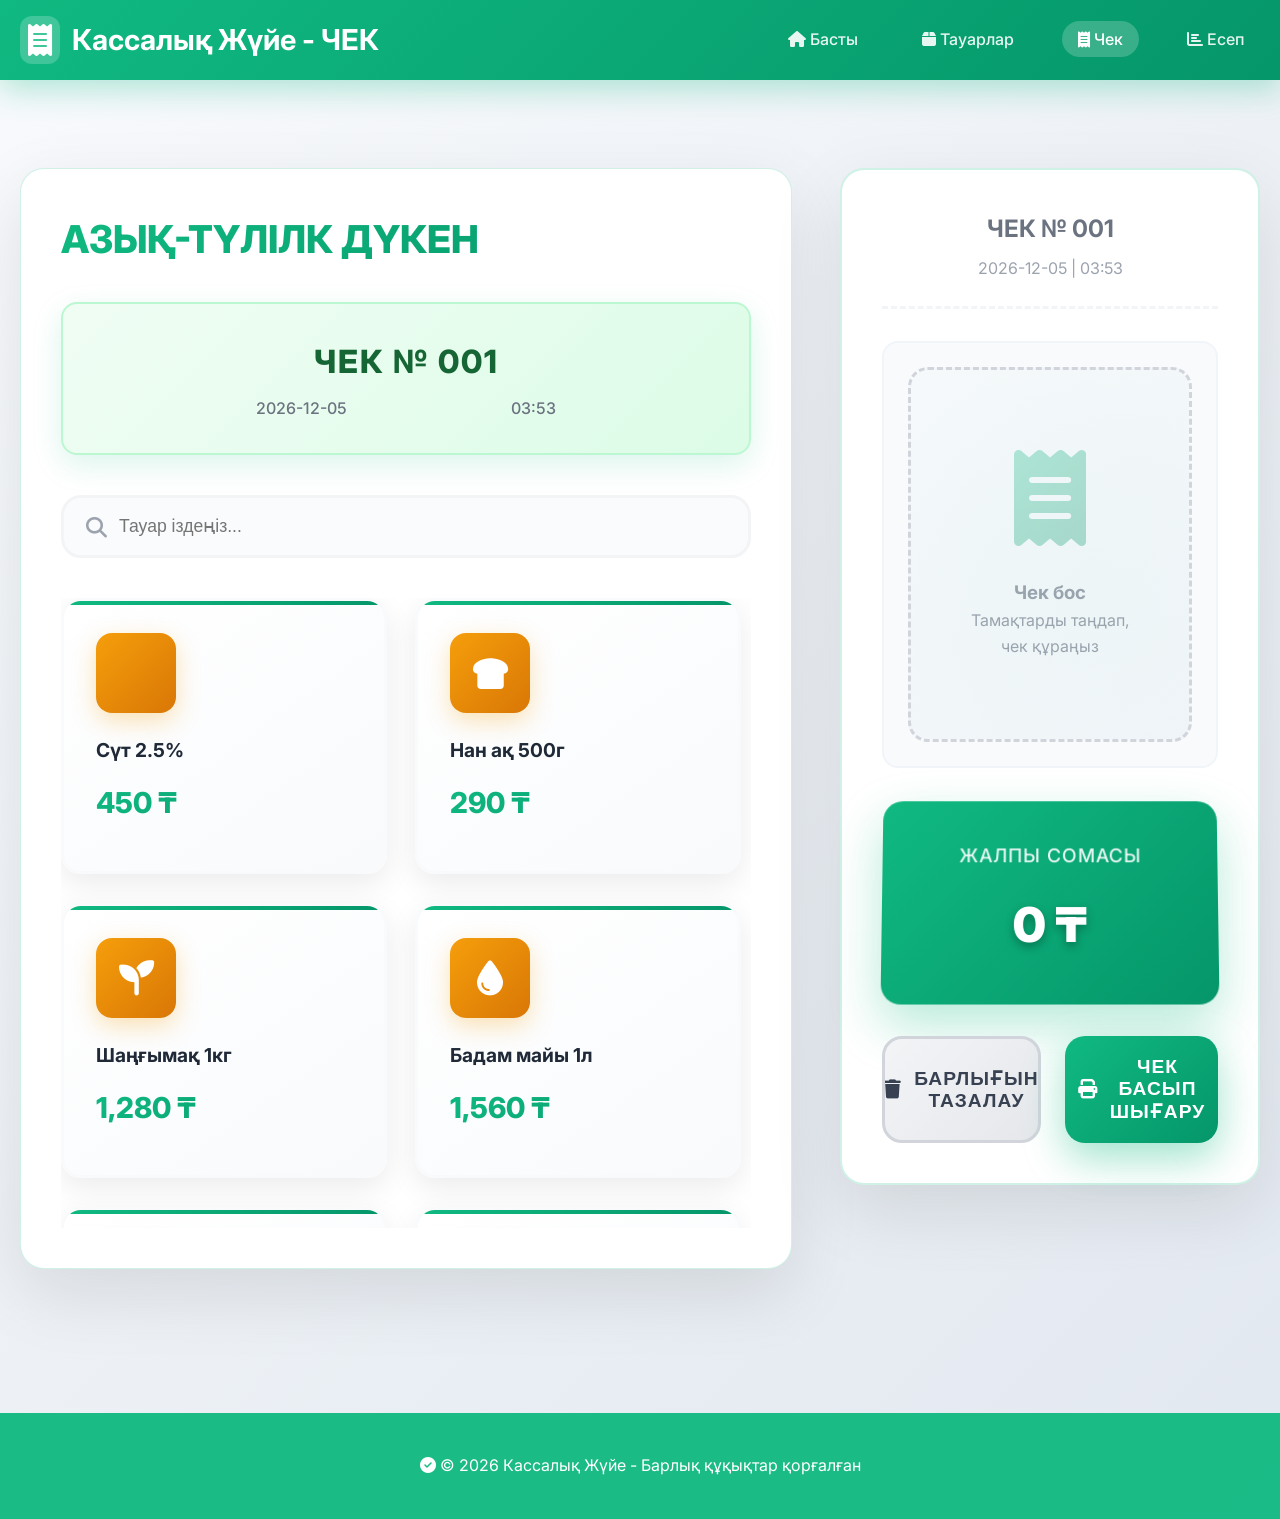
<file: sales.html>
<!DOCTYPE html>
<html lang="kk">
<head>
    <meta charset="UTF-8">
    <meta name="viewport" content="width=device-width, initial-scale=1.0">
    <title>ЧЕК | Кассалық Жүйе</title>
    <link href="https://fonts.googleapis.com/css2?family=Poppins:wght@300;400;600;700&family=Inter:wght@300;400;500;600;700&display=swap" rel="stylesheet">
    <link rel="stylesheet" href="https://cdnjs.cloudflare.com/ajax/libs/font-awesome/6.4.0/css/all.min.css">
    <style>
        * {
            margin: 0;
            padding: 0;
            box-sizing: border-box;
        }

        body {
            font-family: 'Inter', 'Poppins', sans-serif;
            line-height: 1.6;
            color: #2d3748;
            background: linear-gradient(135deg, #f8fafc 0%, #e2e8f0 100%);
            min-height: 100vh;
        }

        .container {
            max-width: 1400px;
            margin: 0 auto;
            padding: 0 20px;
        }

        /* Header */
        header {
            background: linear-gradient(135deg, #10b981 0%, #059669 100%);
            box-shadow: 0 10px 30px rgba(16, 185, 129, 0.3);
            position: fixed;
            width: 100%;
            top: 0;
            z-index: 1000;
            backdrop-filter: blur(10px);
        }

        header .container {
            display: flex;
            justify-content: space-between;
            align-items: center;
            padding: 1rem 20px;
        }

        header h1 {
            color: white;
            font-size: 1.8rem;
            font-weight: 700;
            display: flex;
            align-items: center;
            gap: 12px;
        }

        header h1 i {
            font-size: 2rem;
            background: rgba(255,255,255,0.2);
            padding: 8px;
            border-radius: 12px;
        }

        nav ul {
            display: flex;
            list-style: none;
            gap: 2rem;
        }

        nav a {
            color: rgba(255,255,255,0.9);
            text-decoration: none;
            font-weight: 500;
            transition: all 0.3s ease;
            padding: 8px 16px;
            border-radius: 25px;
            position: relative;
        }

        nav a:hover, nav a.active {
            color: white;
            background: rgba(255,255,255,0.2);
            transform: translateY(-2px);
        }

        /* Main Content */
        .main-content {
            padding-top: 120px;
            padding-bottom: 80px;
            min-height: calc(100vh - 200px);
        }

        /* Receipt Dashboard */
        .receipt-dashboard {
            display: grid;
            grid-template-columns: 1fr 420px;
            gap: 3rem;
            margin-top: 3rem;
        }

        .products-section {
            background: white;
            border-radius: 24px;
            padding: 2.5rem;
            box-shadow: 0 25px 70px rgba(0,0,0,0.1);
            border: 1px solid rgba(16, 185, 129, 0.2);
            height: fit-content;
        }

        .section-title {
            font-size: 2.4rem;
            font-weight: 800;
            background: linear-gradient(135deg, #10b981, #059669);
            -webkit-background-clip: text;
            -webkit-text-fill-color: transparent;
            background-clip: text;
            margin-bottom: 2rem;
            display: flex;
            align-items: center;
            gap: 15px;
        }

        .receipt-header {
            background: linear-gradient(135deg, #f0fdf4, #dcfce7);
            border: 2px solid #bbf7d0;
            border-radius: 16px;
            padding: 2rem;
            text-align: center;
            margin-bottom: 2.5rem;
            box-shadow: 0 10px 30px rgba(16, 185, 129, 0.15);
        }

        .receipt-title {
            font-size: 2rem;
            font-weight: 800;
            color: #166534;
            margin-bottom: 0.5rem;
            text-transform: uppercase;
            letter-spacing: 2px;
        }

        .receipt-meta {
            color: #6b7280;
            font-size: 1rem;
            font-weight: 500;
            display: flex;
            justify-content: space-between;
            max-width: 300px;
            margin: 0 auto;
        }

        .search-bar {
            position: relative;
            margin-bottom: 2.5rem;
        }

        .search-input {
            width: 100%;
            padding: 18px 20px 18px 55px;
            border: 3px solid #f3f4f6;
            border-radius: 20px;
            font-size: 1.1rem;
            transition: all 0.3s ease;
            background: #fafbfc;
            font-weight: 500;
        }

        .search-input:focus {
            outline: none;
            border-color: #10b981;
            box-shadow: 0 0 0 4px rgba(16, 185, 129, 0.1);
            background: white;
            transform: translateY(-2px);
        }

        .search-icon {
            position: absolute;
            left: 25px;
            top: 50%;
            transform: translateY(-50%);
            color: #9ca3af;
            font-size: 1.3rem;
        }

        .products-grid {
            display: grid;
            grid-template-columns: repeat(auto-fill, minmax(300px, 1fr));
            gap: 1.8rem;
            max-height: 70vh;
            overflow-y: auto;
            padding-right: 10px;
        }

        .products-grid::-webkit-scrollbar {
            width: 8px;
        }

        .products-grid::-webkit-scrollbar-track {
            background: #f1f5f9;
            border-radius: 4px;
        }

        .products-grid::-webkit-scrollbar-thumb {
            background: linear-gradient(135deg, #10b981, #059669);
            border-radius: 4px;
        }

        .product-card {
            padding: 2rem;
            border: 3px solid #f9fafb;
            border-radius: 20px;
            cursor: pointer;
            transition: all 0.4s cubic-bezier(0.4, 0, 0.2, 1);
            background: linear-gradient(145deg, #ffffff, #f8fafc);
            position: relative;
            overflow: hidden;
            box-shadow: 0 10px 30px rgba(0,0,0,0.08);
        }

        .product-card::before {
            content: '';
            position: absolute;
            top: 0;
            left: 0;
            right: 0;
            height: 4px;
            background: linear-gradient(90deg, #10b981, #059669, #10b981);
            background-size: 200% 100%;
            animation: shimmer 2s infinite;
        }

        @keyframes shimmer {
            0% { background-position: -200% 0; }
            100% { background-position: 200% 0; }
        }

        .product-card:hover {
            border-color: #10b981;
            transform: translateY(-10px) scale(1.02);
            box-shadow: 0 30px 60px rgba(16, 185, 129, 0.25);
        }

        .product-card.in-cart {
            border-color: #10b981;
            background: linear-gradient(135deg, rgba(16, 185, 129, 0.15), rgba(5, 150, 105, 0.1));
            box-shadow: 0 20px 50px rgba(16, 185, 129, 0.2);
        }

        .product-image {
            width: 80px;
            height: 80px;
            border-radius: 16px;
            display: flex;
            align-items: center;
            justify-content: center;
            margin-bottom: 1.5rem;
            font-size: 2.2rem;
            color: white;
            background: linear-gradient(135deg, #f59e0b, #d97706);
            box-shadow: 0 8px 25px rgba(245, 158, 11, 0.3);
        }

        .product-name {
            font-weight: 700;
            font-size: 1.2rem;
            color: #1f2937;
            margin-bottom: 1rem;
            line-height: 1.4;
        }

        .product-price {
            font-size: 1.8rem;
            font-weight: 800;
            background: linear-gradient(135deg, #10b981, #059669);
            -webkit-background-clip: text;
            -webkit-text-fill-color: transparent;
            background-clip: text;
            margin-bottom: 0.8rem;
        }

        /* Receipt Section */
        .receipt-section {
            display: flex;
            flex-direction: column;
            gap: 2rem;
        }

        .receipt-card {
            background: white;
            border-radius: 24px;
            padding: 2.5rem;
            box-shadow: 0 25px 70px rgba(0,0,0,0.1);
            border: 2px solid rgba(16, 185, 129, 0.2);
            height: fit-content;
        }

        .receipt-title-section {
            text-align: center;
            margin-bottom: 2rem;
            padding-bottom: 1.5rem;
            border-bottom: 3px dashed #f3f4f6;
        }

        .receipt-number {
            font-size: 1.5rem;
            font-weight: 700;
            color: #6b7280;
            margin-bottom: 0.5rem;
        }

        .receipt-datetime {
            color: #9ca3af;
            font-size: 1rem;
        }

        .cart-items {
            max-height: 450px;
            overflow-y: auto;
            margin-bottom: 2rem;
            background: #f8fafc;
            border-radius: 16px;
            padding: 1.5rem;
            border: 2px solid #f1f5f9;
        }

        .cart-item {
            display: flex;
            justify-content: space-between;
            align-items: center;
            padding: 1.5rem 0;
            border-bottom: 1px solid #f1f5f9;
            background: white;
            border-radius: 12px;
            padding: 1.5rem;
            margin-bottom: 1rem;
            box-shadow: 0 4px 12px rgba(0,0,0,0.05);
            transition: all 0.3s ease;
        }

        .cart-item:hover {
            transform: translateX(5px);
            box-shadow: 0 8px 25px rgba(0,0,0,0.1);
        }

        .cart-item:last-child {
            border-bottom: none;
            margin-bottom: 0;
        }

        .item-info h4 {
            font-weight: 700;
            margin-bottom: 0.5rem;
            font-size: 1.1rem;
            color: #111827;
        }

        .item-price {
            font-weight: 700;
            color: #10b981;
            font-size: 1.2rem;
        }

        .quantity-controls {
            display: flex;
            align-items: center;
            gap: 12px;
            background: white;
            padding: 10px 16px;
            border-radius: 25px;
            border: 3px solid #e5e7eb;
            box-shadow: 0 4px 15px rgba(0,0,0,0.1);
        }

        .qty-btn {
            width: 42px;
            height: 42px;
            border: none;
            background: linear-gradient(135deg, #10b981, #059669);
            color: white;
            border-radius: 50%;
            font-size: 1.4rem;
            font-weight: bold;
            cursor: pointer;
            display: flex;
            align-items: center;
            justify-content: center;
            transition: all 0.3s cubic-bezier(0.4, 0, 0.2, 1);
            box-shadow: 0 6px 20px rgba(16, 185, 129, 0.4);
        }

        .qty-btn:hover {
            transform: scale(1.2) translateY(-3px);
            box-shadow: 0 10px 30px rgba(16, 185, 129, 0.5);
        }

        .qty-btn:active {
            transform: scale(0.95);
        }

        .quantity {
            font-weight: 800;
            min-width: 35px;
            text-align: center;
            color: #1f2937;
            font-size: 1.3rem;
        }

        .delete-btn {
            padding: 8px 16px;
            font-size: 1rem;
            background: linear-gradient(135deg, #ef4444, #dc2626);
            color: white;
            border: none;
            border-radius: 12px;
            cursor: pointer;
            transition: all 0.3s ease;
            font-weight: 600;
            box-shadow: 0 4px 15px rgba(239, 68, 68, 0.4);
        }

        .delete-btn:hover {
            transform: translateY(-2px);
            box-shadow: 0 8px 25px rgba(239, 68, 68, 0.5);
        }

        .receipt-total {
            background: linear-gradient(135deg, #10b981, #059669);
            color: white;
            padding: 2.5rem;
            border-radius: 20px;
            text-align: center;
            margin-top: 1.5rem;
            box-shadow: 0 20px 50px rgba(16, 185, 129, 0.3);
            transform: perspective(1000px) rotateX(5deg);
            transition: all 0.3s ease;
        }

        .receipt-total:hover {
            transform: perspective(1000px) rotateX(0deg);
        }

        .total-label {
            font-size: 1.2rem;
            opacity: 0.9;
            margin-bottom: 1rem;
            font-weight: 500;
            letter-spacing: 1px;
            text-transform: uppercase;
        }

        .total-amount {
            font-size: 3rem;
            font-weight: 900;
            text-shadow: 0 4px 10px rgba(0,0,0,0.3);
        }

        .payment-buttons {
            display: flex;
            gap: 1.5rem;
            margin-top: 2rem;
        }

        .btn {
            flex: 1;
            padding: 20px 30px;
            border: none;
            border-radius: 20px;
            font-size: 1.2rem;
            font-weight: 700;
            cursor: pointer;
            transition: all 0.4s cubic-bezier(0.4, 0, 0.2, 1);
            display: flex;
            align-items: center;
            justify-content: center;
            gap: 12px;
            text-decoration: none;
            position: relative;
            overflow: hidden;
            text-transform: uppercase;
            letter-spacing: 1px;
        }

        .btn::before {
            content: '';
            position: absolute;
            top: 0;
            left: -100%;
            width: 100%;
            height: 100%;
            background: linear-gradient(90deg, transparent, rgba(255,255,255,0.4), transparent);
            transition: left 0.6s;
        }

        .btn:hover::before {
            left: 100%;
        }

        .btn-primary {
            background: linear-gradient(135deg, #10b981, #059669);
            color: white;
            box-shadow: 0 15px 40px rgba(16, 185, 129, 0.4);
        }

        .btn-primary:hover {
            transform: translateY(-5px) scale(1.05);
            box-shadow: 0 25px 60px rgba(16, 185, 129, 0.6);
        }

        .btn-secondary {
            background: linear-gradient(135deg, #f3f4f6, #e5e7eb);
            color: #374151;
            border: 3px solid #d1d5db;
            font-weight: 800;
        }

        .btn-secondary:hover {
            background: linear-gradient(135deg, #f9fafb, #f3f4f6);
            transform: translateY(-5px) scale(1.05);
            border-color: #10b981;
            color: #10b981;
        }

        .empty-receipt {
            text-align: center;
            padding: 5rem 3rem;
            color: #9ca3af;
            background: linear-gradient(135deg, #f8fafc, #f1f5f9);
            border: 3px dashed #d1d5db;
            border-radius: 20px;
            position: relative;
            overflow: hidden;
        }

        .empty-receipt::before {
            content: '';
            position: absolute;
            top: -50%;
            right: -50%;
            width: 200%;
            height: 200%;
            background: radial-gradient(circle, rgba(16,185,129,0.03) 0%, transparent 70%);
            animation: float 6s ease-in-out infinite;
        }

        @keyframes float {
            0%, 100% { transform: translateY(0px) rotate(0deg); }
            50% { transform: translateY(-20px) rotate(180deg); }
        }

        .empty-receipt i {
            font-size: 6rem;
            margin-bottom: 2rem;
            opacity: 0.3;
            background: linear-gradient(135deg, #10b981, #059669);
            -webkit-background-clip: text;
            -webkit-text-fill-color: transparent;
            background-clip: text;
            animation: bounce 2s infinite;
        }

        @keyframes bounce {
            0%, 20%, 50%, 80%, 100% { transform: translateY(0); }
            40% { transform: translateY(-15px); }
            60% { transform: translateY(-8px); }
        }

        /* Print Styles */
        @media print {
            header, .payment-buttons, footer { display: none !important; }
            .receipt-dashboard { grid-template-columns: 1fr !important; }
            body { background: white !important; }
            .receipt-card { box-shadow: none !important; border: 2px solid #000 !important; }
            .btn { display: none !important; }
        }

        /* Responsive */
        @media (max-width: 1024px) {
            .receipt-dashboard {
                grid-template-columns: 1fr;
            }
        }

        @media (max-width: 768px) {
            .main-content {
                padding-top: 100px;
            }
            .products-grid {
                grid-template-columns: repeat(auto-fill, minmax(280px, 1fr));
            }
            .payment-buttons {
                flex-direction: column;
            }
            .section-title {
                font-size: 2rem;
            }
        }

        @media (max-width: 480px) {
            .container {
                padding: 0 15px;
            }
            .products-section, .receipt-card {
                padding: 1.8rem;
            }
        }
    </style>
</head>
<body>
    <header>
        <div class="container">
            <h1><i class="fas fa-receipt"></i>Кассалық Жүйе - ЧЕК</h1>
            <nav>
                <ul>
                    <li><a href="index.html"><i class="fas fa-home"></i> Басты</a></li>
                    <li><a href="products.html"><i class="fas fa-box"></i> Тауарлар</a></li>
                    <li><a href="sales.html" class="active"><i class="fas fa-receipt"></i> Чек</a></li>
                    <li><a href="report.html"><i class="fas fa-chart-bar"></i> Есеп</a></li>
                </ul>
            </nav>
        </div>
    </header>

    <div class="main-content">
        <div class="container">
            <div class="receipt-dashboard">
                <!-- Products Section - ЕДЫ ЫШЫНА ПРОДУКТАЛАР -->
                <div class="products-section">
                    <h2 class="section-title">
                        
                        АЗЫҚ-ТҮЛІЛК ДҮКЕН
                    </h2>
                    
                    <div class="receipt-header">
                        <div class="receipt-title">ЧЕК № <span id="receiptNumber">001</span></div>
                        <div class="receipt-meta">
                            <span id="receiptDate">2026-02-18</span>
                            <span id="receiptTime">09:10</span>
                        </div>
                    </div>

                    <div class="search-bar">
                        <i class="fas fa-search search-icon"></i>
                        <input type="text" class="search-input" placeholder="Тауар іздеңіз..." id="searchInput">
                    </div>
                    
                    <div class="products-grid" id="productsGrid">
                        <!-- Products loaded dynamically -->
                    </div>
                </div>

                <!-- Receipt Section -->
                <div class="receipt-section">
                    <div class="receipt-card">
                        <div class="receipt-title-section">
                            <div class="receipt-number">ЧЕК № <span id="receiptNumber2">001</span></div>
                            <div class="receipt-datetime">
                                <span id="receiptDate2">2026-02-18</span> | <span id="receiptTime2">09:10</span>
                            </div>
                        </div>
                        
                        <div class="cart-items" id="cartItems">
                            <div class="empty-receipt">
                                <i class="fas fa-receipt"></i>
                                <h3>Чек бос</h3>
                                <p>Тамақтарды таңдап, чек құраңыз</p>
                            </div>
                        </div>

                        <div class="receipt-total">
                            <div class="total-label">ЖАЛПЫ СОМАСЫ</div>
                            <div class="total-amount" id="totalAmount">0 ₸</div>
                        </div>

                        <div class="payment-buttons">
                            <button class="btn btn-secondary" id="clearCart">
                                <i class="fas fa-trash"></i>
                                Барлығын тазалау
                            </button>
                            <button class="btn btn-primary" id="checkoutBtn">
                                <i class="fas fa-print"></i>
                                ЧЕК БАСЫП ШЫҒАРУ
                            </button>
                        </div>
                    </div>
                </div>
            </div>
        </div>
    </div>

    <footer style="background: rgba(16,185,129,0.95); color: white; text-align: center; padding: 2.5rem; margin-top: 4rem;">
        <div class="container">
            <p><i class="fas fa-check-circle"></i> © 2026 Кассалық Жүйе - Барлық құқықтар қорғалған</p>
        </div>
    </footer>

    <script>
        // АЗЫҚ- ТҮЛІК ДҮКЕН
     const products = [
    // Азық-түлік өнімдері (CORS қауіпсіз суреттер)
    {id:1, name:"Сүт 2.5%", category:"food", price:450, stock:127, badge:"Хит", image:"https://picsum.photos/300/300?random=1"},
    {id:2, name:"Нан ақ 500г", category:"food", price:290, stock:89, icon:"fas fa-bread-slice", badge:"Акция", image:"https://picsum.photos/300/300?random=2"},
    {id:3, name:"Шаңғымақ 1кг", category:"food", price:1280, stock:45, icon:"fas fa-seedling", badge:"Жаңа", image:"https://picsum.photos/300/300?random=3"},
    {id:4, name:"Бадам майы 1л", category:"food", price:1560, stock:32, icon:"fas fa-tint", badge:"-15%", image:"https://picsum.photos/300/300?random=4"},
    {id:11,name:"Күрт 5%", category:"food", price:1280, stock:67, icon:"fas fa-cheese", badge:"Хит", image:"https://picsum.photos/300/300?random=11"},
    {id:15,name:"Күріш 1кг", category:"food", price:780, stock:112, icon:"fas fa-utensils", badge:"Жаңа", image:"https://picsum.photos/300/300?random=15"},

    // Ішімдіктер
    {id:5, name:"Coca-Cola 2л", category:"drink", price:890, stock:76, icon:"fas fa-wine-bottle", badge:"Хит", image:"https://picsum.photos/300/300?random=5"},
    {id:6, name:"Sprite 1.5л", category:"drink", price:720, stock:54, icon:"fas fa-cocktail", badge:"Сток", image:"https://picsum.photos/300/300?random=6"},
    {id:12,name:"Вода 0.5л", category:"drink", price:180, stock:234, icon:"fas fa-tint", badge:"Сток", image:"https://picsum.photos/300/300?random=12"},

    // Тазалық құралдары
    {id:7, name:"Head&Shoulders 400мл", category:"hygiene", price:2450, stock:23, icon:"fas fa-pump-soap", badge:"Акция", image:"https://picsum.photos/300/300?random=7"},
    {id:8, name:"Ariel 3кг", category:"hygiene", price:4780, stock:18, icon:"fas fa-spray-can", badge:"Хит", image:"https://picsum.photos/300/300?random=8"},
    {id:9, name:"Persil гель 2л", category:"hygiene", price:3560, stock:29, icon:"fas fa-hand-sparkles", badge:"Жаңа", image:"https://picsum.photos/300/300?random=9"},
    {id:10,name:"Dettol 500мл", category:"hygiene", price:1980, stock:41, icon:"fas fa-biohazard", badge:"-10%", image:"https://picsum.photos/300/300?random=10"},
    {id:13,name:"Dove сабын", category:"hygiene", price:890, stock:156, icon:"fas fa-soap", badge:"Акция", image:"https://picsum.photos/300/300?random=13"},
    {id:14,name:"Pantene шампунь", category:"hygiene", price:2340, stock:89, icon:"fas fa-pump-medical", badge:"Хит", image:"https://picsum.photos/300/300?random=14"}
];



        let cart = [];
        let receiptCounter = 1;

        // Update receipt number and time
        function updateReceiptInfo() {
            const now = new Date();
            const dateStr = now.toISOString().split('T')[0];
            const timeStr = now.toTimeString().split(' ')[0].slice(0,5);
            
            document.getElementById('receiptNumber').textContent = String(receiptCounter).padStart(3, '0');
            document.getElementById('receiptNumber2').textContent = String(receiptCounter).padStart(3, '0');
            document.getElementById('receiptDate').textContent = dateStr;
            document.getElementById('receiptDate2').textContent = dateStr;
            document.getElementById('receiptTime').textContent = timeStr;
            document.getElementById('receiptTime2').textContent = timeStr;
        }

        // Load products
        function loadProducts() {
            const grid = document.getElementById('productsGrid');
            grid.innerHTML = products.map(product => `
                <div class="product-card" data-id="${product.id}">
                    <div class="product-image">
                        <i class="${product.icon}"></i>
                    </div>
                    <div class="product-name">${product.name}</div>
                    <div class="product-price">${product.price.toLocaleString()} ₸</div>
                </div>
            `).join('');

            document.querySelectorAll('.product-card').forEach(card => {
                card.addEventListener('click', () => addToCart(card.dataset.id));
            });
        }

        // Add to cart with sound effect
        function addToCart(productId) {
            const product = products.find(p => p.id == productId);
            const existing = cart.find(item => item.id === product.id);
            
            if (existing) {
                if (existing.quantity < product.stock) {
                    existing.quantity += 1;
                    playSound('add');
                    showNotification(`✅ ${product.name}<br><small>+1 дана қосылды</small>`);
                } else {
                    showNotification('❌ Стокта жеткілікті өнім жоқ!');
                    playSound('error');
                    return;
                }
            } else {
                cart.push({ ...product, quantity: 1 });
                playSound('add');
                showNotification(`🛒 ${product.name}<br><small>Чекке қосылды</small>`);
            }
            
            updateCart();
            updateProductCards();
        }

        // Sound effects
        function playSound(type) {
            const audio = new Audio(`[data-uri]`);
            audio.volume = 0.3;
            audio.play().catch(() => {});
        }

        // Remove from cart
        function removeFromCart(productId) {
            cart = cart.filter(item => item.id != productId);
            updateCart();
            updateProductCards();
            playSound('remove');
            showNotification('🗑️ Өнім чектен өшті');
        }

        // Update quantity
        function updateQuantity(productId, change) {
            const item = cart.find(item => item.id == productId);
            if (item) {
                const newQty = item.quantity + change;
                if (newQty > 0 && newQty <= item.stock) {
                    item.quantity = newQty;
                    updateCart();
                    playSound('click');
                }
            }
        }

        // Update cart display
        function updateCart() {
            const cartItems = document.getElementById('cartItems');
            const totalAmount = document.getElementById('totalAmount');
            
            if (cart.length === 0) {
                cartItems.innerHTML = `
                    <div class="empty-receipt">
                    <i class="fas fa-receipt"></i>
                    <h3>Чек бос</h3>
                    <p>Тамақтарды таңдап, чек құраңыз</p>
                    </div>
                `;
            } else {
                cartItems.innerHTML = cart.map(item => `
                    <div class="cart-item">
                    <div class="item-info">
                        <h4>${item.name}</h4>
                        <div class="item-price">${item.price.toLocaleString()} ₸</div>
                    </div>
                    <div style="display: flex; flex-direction: column; align-items: flex-end; gap: 12px;">
                        <div class="quantity-controls">
                            <button class="qty-btn" onclick="updateQuantity(${item.id}, -1)">−</button>
                            <span class="quantity">${item.quantity}</span>
                            <button class="qty-btn" onclick="updateQuantity(${item.id}, 1)">+</button>
                        </div>
                        <div class="item-price" style="font-size: 1.4rem; font-weight: 800; color: #10b981;">
                            ${(item.price * item.quantity).toLocaleString()} ₸
                        </div>
                        <button class="delete-btn" onclick="removeFromCart(${item.id})">
                            <i class="fas fa-trash"></i> Жою
                        </button>
                    </div>
                    </div>
                `).join('');
            }
            
            const total = cart.reduce((sum, item) => sum + (item.price * item.quantity), 0);
            totalAmount.textContent = total.toLocaleString() + ' ₸';
        }

        // Update product cards visual state
        function updateProductCards() {
            document.querySelectorAll('.product-card').forEach(card => {
                const productId = parseInt(card.dataset.id);
                const inCart = cart.find(item => item.id === productId);
                if (inCart) {
                    card.classList.add('in-cart');
                } else {
                    card.classList.remove('in-cart');
                }
            });
        }

        // Search functionality
        document.getElementById('searchInput').addEventListener('input', (e) => {
            const query = e.target.value.toLowerCase();
            const cards = document.querySelectorAll('.product-card');
            cards.forEach(card => {
                const name = card.querySelector('.product-name').textContent.toLowerCase();
                card.style.display = name.includes(query) ? 'block' : 'none';
            });
        });

        // Clear cart
        document.getElementById('clearCart').addEventListener('click', () => {
            cart = [];
            updateCart();
            updateProductCards();
            playSound('clear');
            showNotification('🧹 Чек толық тазартылды!');
        });

        // Checkout & Print
        document.getElementById('checkoutBtn').addEventListener('click', () => {
            if (cart.length === 0) {
                showNotification('❌ Чек бос! Өнім қосыңыз');
                playSound('error');
                return;
            }
            
            const total = cart.reduce((sum, item) => sum + (item.price * item.quantity), 0);
            receiptCounter++;
            updateReceiptInfo();
            
            playSound('success');
            showNotification(`✅ ЧЕК БАСЫЛДЫ №${String(receiptCounter-1).padStart(3,'0')}<br>Сомасы: ${total.toLocaleString()} ₸`);
            
            setTimeout(() => {
                window.print();
            }, 500);
            
            setTimeout(() => {
                cart = [];
                updateCart();
                updateProductCards();
            }, 1000);
        });

        // Notification system
        function showNotification(html) {
            const notification = document.createElement('div');
            notification.innerHTML = html;
            notification.style.cssText = `
                position: fixed;
                top: 150px;
                right: 20px;
                background: linear-gradient(135deg, #10b981, #059669);
                color: white;
                padding: 20px 30px;
                border-radius: 20px;
                box-shadow: 0 25px 60px rgba(16, 185, 129, 0.5);
                z-index: 3000;
                animation: slideIn 0.4s cubic-bezier(0.4, 0, 0.2, 1), fadeOut 0.4s 2.6s forwards;
                font-weight: 600;
                font-size: 1.1rem;
                line-height: 1.4;
                max-width: 350px;
                backdrop-filter: blur(10px);
            `;
            document.body.appendChild(notification);
            
            setTimeout(() => notification.remove(), 3000);
        }

        // Add animations
        const style = document.createElement('style');
        style.textContent = `
            @keyframes slideIn {
                from { transform: translateX(100%) scale(0.8); opacity: 0; }
                to { transform: translateX(0) scale(1); opacity: 1; }
            }
            @keyframes fadeOut {
                to { opacity: 0; transform: translateX(100%) scale(0.8); }
            }
        `;
        document.head.appendChild(style);

        // Initialize
        updateReceiptInfo();
        loadProducts();
        setInterval(updateReceiptInfo, 60000); // Update time every minute
    </script>
</body>
</html>
</file>
